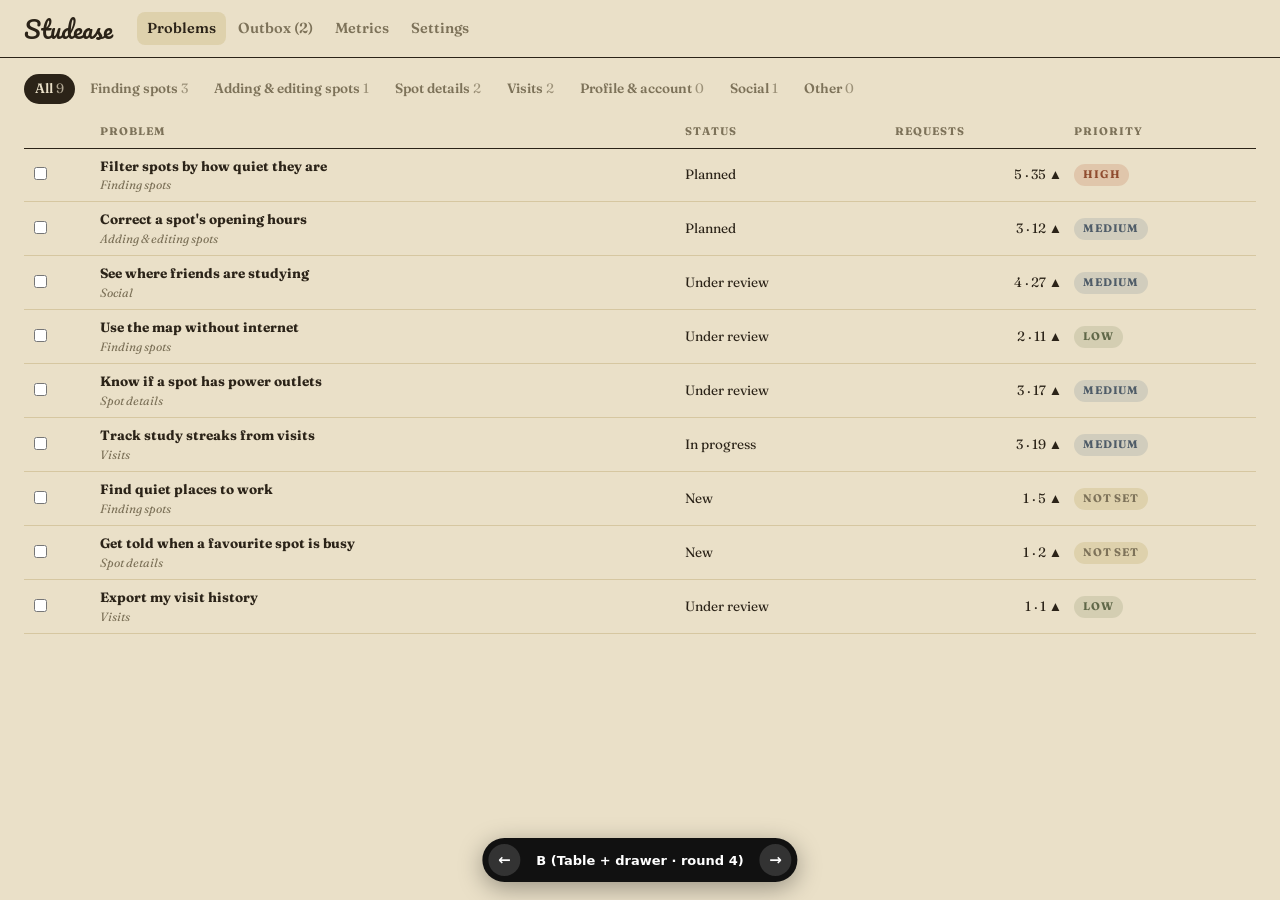
<file: prototypes/admin-workspace/index.html>
<!doctype html>
<!--
  PROTOTYPE, THROWAWAY. Wayfinder ticket "Prototype the /admin triage workspace".
  Question: how should the /admin triage workspace look and behave, in the Studease design system?
  Plan: three structurally different workspaces (A Triage queue, B Table + drawer, C Status board),
  switchable via ?variant=A|B|C, all on one throwaway page. Data is synthetic and in memory; nothing is saved.
  Run: python3 -m http.server 8124 -d prototypes/admin-workspace  ->  http://localhost:8124/?variant=B
  Round 4: Recommended Priority only in the Problem drawer, not the table (rows still ordered by it).
  Round 3: no charts, and no "new" pill: just the clean table (the user finds extra information overwhelming).
  Round 2: B (Table + drawer) is the user's pick. Ranked bars added on top; Settings holds AI call log, GitHub,
  Priority criteria (now read-only, set once, no versions) and Archive. A and C are kept, rejected, for reference.
  The variants share the same Problem data and the same merge/split behaviour (the behaviour is part of the question,
  so it is identical everywhere); they differ in layout, hierarchy and the main way in.
  AI results are canned: Generate brief, Suggest Solutions, re-scoring and the consistency check only pretend to call the AI.
  Prototype guess to react to: Variant A's "needs attention" rules (New Problems, Problems with new Feature Requests,
  a closed GitHub issue, an override missing) are NOT decided anywhere; they are here to be judged.
-->
<html lang="en">
<head>
<meta charset="utf-8">
<meta name="viewport" content="width=device-width, initial-scale=1">
<title>Studease Admin Prototype</title>
<link rel="preconnect" href="https://fonts.googleapis.com">
<link href="https://fonts.googleapis.com/css2?family=Fraunces:ital,opsz,wght@0,9..144,300..900;1,9..144,300..900&family=Pacifico&display=swap" rel="stylesheet">
<style>
:root{
  --bg:#EAE0C8; --field:#DED1AC; --card:#F2EAD6; --ink:#2B2318; --muted:#7D7259; --line:#D6C7A1;
  --terracotta:#BC6B47; --slate:#708090; --sage:#838C67; --focus:#D97A4E; --error:#9B4A2C;
  --s1:8px; --sm:12px; --md:16px; --lg:24px; --xl:40px;
  --micro:120ms; --short:220ms; --long:420ms;
  --ease-out:cubic-bezier(.16,1,.3,1); --ease-in:cubic-bezier(.7,0,.84,0); --ease-io:cubic-bezier(.65,0,.35,1);
}
*{box-sizing:border-box}
html,body{margin:0}
body{background:var(--bg);color:var(--ink);font-family:"Fraunces",Georgia,serif;font-size:14.5px;line-height:1.45;-webkit-font-smoothing:antialiased;padding-bottom:90px}
h1,h2,h3,h4{margin:0;font-weight:800;letter-spacing:-.01em}
p{margin:0}
button,input,select,textarea{font:inherit;color:inherit}
:focus-visible{outline:2px solid var(--focus);outline-offset:2px}
.wordmark{font-family:"Pacifico",cursive;font-size:24px;line-height:1}
.muted{color:var(--muted)}
.label{font-size:11.5px;font-weight:700;letter-spacing:1.1px;text-transform:uppercase;color:var(--muted)}
.caption{font-size:12px;color:var(--muted)}
.sketch{display:block;background:var(--muted);-webkit-mask:var(--src) center/contain no-repeat;mask:var(--src) center/contain no-repeat}
.sk-books{--src:url(illustrations/coffeeOnBooks.png)}
.sk-cup{--src:url(illustrations/coffeeWithSteam.png)}
.sk-table{--src:url(illustrations/coffeeTable.png)}
.sk-cat{--src:url(illustrations/confusedCat.png)}

/* shared atoms */
.pill{display:inline-flex;align-items:center;gap:5px;padding:3px 9px;border-radius:999px;font-size:11px;font-weight:700;letter-spacing:.8px;text-transform:uppercase;background:var(--field);color:var(--muted);white-space:nowrap}
.pill.High{background:color-mix(in srgb,var(--terracotta) 22%,transparent);color:#8f4c2f}
.pill.Medium{background:color-mix(in srgb,var(--slate) 20%,transparent);color:#4f5c68}
.pill.Low{background:color-mix(in srgb,var(--sage) 22%,transparent);color:#5f6748}
.pill.ai::before{content:"✦";font-size:10px}
.pill.warn{background:color-mix(in srgb,var(--error) 16%,transparent);color:var(--error)}
.cat{font-size:12px;color:var(--muted);font-style:italic}
.btn{border:0;border-radius:999px;padding:8px 15px;font-weight:700;cursor:pointer;background:var(--terracotta);color:#FBF5E8;transition:transform var(--micro) var(--ease-out),opacity var(--micro);white-space:nowrap}
.btn:active{transform:scale(.98)}
.btn:disabled{opacity:.45;cursor:not-allowed}
.btn.ghost{background:transparent;color:var(--ink);border:1.5px solid var(--ink);padding:6.5px 13.5px}
.btn.quiet{background:var(--field);color:var(--ink)}
.btn.sm{padding:5px 11px;font-size:13px}
.btn.ghost.sm{padding:3.5px 9.5px}
.link{background:none;border:0;padding:0;cursor:pointer;color:var(--ink);font-weight:600;text-decoration:underline;text-decoration-color:var(--terracotta);text-underline-offset:3px}
.tabs{display:flex;gap:4px;flex-wrap:wrap}
.tab{border:0;background:transparent;padding:5px 11px;border-radius:999px;cursor:pointer;color:var(--muted);font-weight:600;font-size:13.5px}
.tab:hover{color:var(--ink)}
.tab[aria-selected=true]{background:var(--ink);color:var(--bg)}
.tab .n{font-weight:400;opacity:.7;margin-left:3px}
select,input[type=text],textarea{background:var(--field);border:1.5px solid transparent;border-radius:10px;padding:6px 10px;outline:none}
select:focus,input:focus,textarea:focus{border-color:var(--ink)}
textarea{width:100%;min-height:70px;resize:vertical}
.box{background:var(--card);border-radius:16px;padding:var(--md)}
.stack{display:grid;gap:var(--md)}
.row{display:flex;gap:10px;align-items:center;flex-wrap:wrap}
.spread{display:flex;justify-content:space-between;align-items:center;gap:var(--sm);flex-wrap:wrap}
.empty{text-align:center;padding:var(--xl) var(--md);color:var(--muted)}
.empty .sketch{width:110px;height:110px;margin:0 auto var(--sm)}
.reveal{animation:rise var(--long) var(--ease-out) both}
@keyframes rise{from{opacity:0;transform:translateY(6px)}to{opacity:1;transform:none}}
@media (prefers-reduced-motion:reduce){*{animation:none!important;transition:none!important}}

/* detail building blocks (shared content, arranged differently per variant) */
.prio{display:grid;gap:10px}
.prio .levels{display:grid;grid-template-columns:1fr 1fr;gap:10px}
.prio .lv{background:var(--bg);border-radius:12px;padding:10px 12px}
.prio .lv b{font-size:20px;display:block}
.breakdown{width:100%;border-collapse:collapse;font-size:13px}
.breakdown td{padding:6px 4px;border-top:1px solid var(--line);vertical-align:top}
.breakdown td.r{white-space:nowrap;font-weight:700;width:1%}
.frs{display:grid;gap:0}
.fr{display:grid;grid-template-columns:22px 1fr auto;gap:10px;padding:10px 0;border-top:1px solid var(--line)}
.fr:first-child{border-top:0}
.fr h4{font-size:14.5px;font-weight:700}
.fr p{font-size:13.5px;color:var(--muted)}
.fr .why{font-size:12.5px;margin-top:4px}
.fr .why::before{content:"✦ Why it's here: ";font-weight:700;color:var(--terracotta)}
.fr .ups{font-weight:800;text-align:right;white-space:nowrap}
.fr.new h4::after{content:"new";margin-left:6px;font-size:10px;letter-spacing:.8px;text-transform:uppercase;background:var(--terracotta);color:#FBF5E8;border-radius:999px;padding:1px 6px;vertical-align:2px}
.splitbar{display:flex;gap:8px;align-items:center;flex-wrap:wrap;background:var(--ink);color:var(--bg);border-radius:12px;padding:8px 12px;margin-top:8px}
.splitbar select{background:#463b2c;color:var(--bg)}
.brief h4{font-size:13px;margin-top:10px}
.brief p,.brief li{font-size:13.5px}
.brief ul{margin:4px 0 0;padding-left:18px}
.cite{display:inline-flex;border:1px solid var(--line);border-radius:999px;padding:0 7px;font-size:11px;font-weight:700;margin-left:4px;cursor:help;background:var(--bg)}
.cite.bad{border-color:var(--error);color:var(--error)}
.notice{border-radius:12px;padding:8px 12px;font-size:13px;background:color-mix(in srgb,var(--terracotta) 14%,transparent)}
.notice.err{background:color-mix(in srgb,var(--error) 14%,transparent);color:var(--error)}
.sol{border-top:1px solid var(--line);padding-top:8px;margin-top:8px}
.sol b{display:block}
.ghline{display:flex;gap:8px;align-items:center;flex-wrap:wrap}

/* secondary screens */
.tbl{width:100%;border-collapse:collapse;font-size:13.5px}
.tbl th{text-align:left;font-size:11px;letter-spacing:1px;text-transform:uppercase;color:var(--muted);padding:8px 6px;border-bottom:1.5px solid var(--ink)}
.tbl td{padding:9px 6px;border-bottom:1px solid var(--line);vertical-align:middle}
.metric{display:grid;gap:6px}
.metric .big{font-size:40px;font-weight:800;line-height:1}
.metric .bar{height:8px;border-radius:9px;background:var(--field);position:relative;overflow:hidden}
.metric .bar i{position:absolute;inset:0 auto 0 0;background:var(--sage);border-radius:9px}
.metric .bar s{position:absolute;top:-2px;bottom:-2px;width:2px;background:var(--ink)}
.mail{white-space:pre-wrap;font-size:13.5px;background:var(--bg);border-radius:10px;padding:10px 12px}

/* modal + toast */
.scrim{position:fixed;inset:0;background:color-mix(in srgb,var(--ink) 40%,transparent);z-index:40;display:grid;place-items:center;padding:var(--md)}
.modal{background:var(--bg);border-radius:20px;padding:var(--lg);width:min(540px,100%);max-height:88vh;overflow:auto;display:grid;gap:var(--md)}
.modal ul{margin:0;padding-left:18px}
.opt{display:flex;gap:10px;align-items:flex-start;padding:8px 10px;border-radius:10px;background:var(--card);cursor:pointer}
#toast{position:fixed;left:50%;top:16px;transform:translateX(-50%);background:var(--ink);color:var(--bg);padding:9px 16px;border-radius:999px;font-size:13.5px;z-index:60;opacity:0;transition:opacity var(--short)}
#toast.show{opacity:1}

/* ---------- Variant A: Triage queue (left rail, one Problem in focus) ---------- */
.A{display:grid;grid-template-columns:210px minmax(0,1fr);min-height:100vh}
.A .rail{background:var(--field);padding:var(--lg) var(--md);display:flex;flex-direction:column;gap:4px;position:sticky;top:0;height:100vh}
.A .rail .wordmark{margin-bottom:2px}
.A .rail .caption{margin-bottom:var(--lg)}
.A .rail button{text-align:left;border:0;background:none;padding:8px 10px;border-radius:10px;cursor:pointer;color:var(--muted);display:flex;justify-content:space-between;font-weight:600}
.A .rail button[aria-current=true]{background:var(--bg);color:var(--ink)}
.A .rail .sep{height:1px;background:var(--line);margin:10px 0}
.A .rail .badge{background:var(--terracotta);color:#FBF5E8;border-radius:999px;font-size:11px;padding:0 7px;line-height:18px}
.A main{padding:var(--lg) var(--xl);max-width:1100px}
.A .qhead{display:flex;justify-content:space-between;align-items:end;gap:var(--md);margin-bottom:var(--md);flex-wrap:wrap}
.A .qhead h1{font-size:28px}
.A .queue{display:grid;grid-template-columns:270px minmax(0,1fr);gap:var(--lg);align-items:start}
.A .qlist{display:grid;gap:6px;position:sticky;top:var(--lg)}
.A .qitem{text-align:left;border:0;background:var(--card);border-radius:12px;padding:10px 12px;cursor:pointer;display:grid;gap:3px;border-left:4px solid transparent}
.A .qitem[aria-current=true]{border-left-color:var(--terracotta);background:#FBF5E8}
.A .qitem b{font-size:14px}
.A .reason{font-size:12px;color:var(--terracotta);font-weight:700}
.A .focus{display:grid;gap:var(--md)}
.A .focus h2{font-size:26px}
.A .decide{display:grid;grid-template-columns:repeat(3,1fr);gap:var(--sm)}
.A .decide .box{display:grid;gap:8px;align-content:start}
.A .stepper{display:flex;justify-content:space-between;align-items:center}
.A .all{width:100%;border-collapse:collapse}
.A .all td{padding:9px 6px;border-bottom:1px solid var(--line)}
@media (max-width:900px){.A{grid-template-columns:1fr}.A .rail{position:static;height:auto;flex-direction:row;flex-wrap:wrap}.A .queue,.A .decide{grid-template-columns:1fr}.A main{padding:var(--md)}}

/* ---------- Variant B: Table + drawer (top nav, dense sortable table) ---------- */
.B header{display:flex;align-items:center;gap:var(--lg);padding:var(--sm) var(--lg);border-bottom:1.5px solid var(--ink);position:sticky;top:0;background:var(--bg);z-index:5;flex-wrap:wrap}
.B header nav{display:flex;gap:2px;flex-wrap:wrap}
.B header nav button{border:0;background:none;padding:6px 10px;border-radius:8px;cursor:pointer;color:var(--muted);font-weight:600}
.B header nav button[aria-current=true]{color:var(--ink);background:var(--field)}
.B main{padding:var(--md) var(--lg)}
.B .toolbar{display:flex;justify-content:space-between;align-items:center;gap:var(--md);margin-bottom:var(--sm);flex-wrap:wrap}
.B table.pt{width:100%;border-collapse:collapse;font-size:13.5px}
.B .pt th{text-align:left;font-size:11px;letter-spacing:1px;text-transform:uppercase;color:var(--muted);padding:8px 6px;border-bottom:1.5px solid var(--ink);cursor:pointer;white-space:nowrap}
.B .pt td{padding:8px 6px;border-bottom:1px solid var(--line);vertical-align:middle}
.B .pt tr.sel td{background:var(--card)}
.B .pt tr.open td{background:#FBF5E8}
.B .pt td.t{font-weight:700;cursor:pointer}
.B .pt td.num{text-align:right;font-variant-numeric:tabular-nums}
.B .mergebar{position:sticky;bottom:80px;display:flex;gap:10px;align-items:center;background:var(--ink);color:var(--bg);border-radius:999px;padding:6px 8px 6px 16px;width:max-content;margin:var(--md) auto 0}
.B .drawer{position:fixed;top:0;right:0;height:100vh;width:min(560px,100%);background:var(--bg);border-left:1.5px solid var(--ink);z-index:30;overflow:auto;padding:var(--lg);display:grid;gap:var(--md);align-content:start;box-shadow:-12px 0 32px rgba(43,35,24,.12);animation:slide var(--short) var(--ease-out)}
@keyframes slide{from{transform:translateX(30px);opacity:0}to{transform:none;opacity:1}}
.B .drawer h2{font-size:22px}
.B details summary{cursor:pointer;font-weight:700;padding:6px 0}
/* round 2: ranked bars (ordinal one-hue ramp, validated on the paper surface) */
:root{--lv-High:#6E3520;--lv-Medium:#A85C3B;--lv-Low:#C99272}
.B .top{display:grid;gap:10px;margin-bottom:var(--lg)}
.B .legend{display:flex;gap:14px;font-size:12px;color:var(--muted)}
.B .legend i{display:inline-block;width:10px;height:10px;border-radius:3px;margin-right:5px;vertical-align:-1px}
.B .bars{display:grid;grid-template-columns:minmax(140px,240px) minmax(0,1fr);row-gap:2px;column-gap:var(--sm);align-items:center}
.B .bars .name{font-size:13.5px;font-weight:600;text-align:right;white-space:nowrap;overflow:hidden;text-overflow:ellipsis;cursor:pointer}
.B .bars .track{position:relative;height:26px;display:flex;align-items:center;cursor:pointer}
.B .bars .track::before{content:"";position:absolute;inset:0 0 0 0;border-left:1.5px solid var(--ink)}
.B .bars .bar{height:18px;border-radius:0 4px 4px 0;transition:opacity var(--micro)}
.B .bars .val{margin-left:8px;font-size:12.5px;white-space:nowrap}
.B .bars .val b{font-weight:800}
.B .bars .row-h:hover .bar,.B .bars .row-h.hl .bar{opacity:.8}
.B .bars .row-h{display:contents}
.B .axis{grid-column:2;position:relative;height:18px;font-size:11px;color:var(--muted);border-top:1px solid var(--line)}
.B .axis span{position:absolute;top:2px;transform:translateX(-50%);white-space:nowrap}
.B .axis span:first-child{transform:none}
.B .pt td.t .cat{display:block;font-weight:400}
.B .subnav{display:flex;gap:4px;margin-bottom:var(--md);border-bottom:1px solid var(--line);padding-bottom:var(--sm)}
#tip{position:fixed;pointer-events:none;background:var(--ink);color:var(--bg);font-size:12.5px;padding:7px 10px;border-radius:10px;z-index:70;max-width:260px;display:none;line-height:1.35}

/* ---------- Variant C: Status board (columns by status, full-page Problem) ---------- */
.C{padding:var(--lg)}
.C header{display:flex;justify-content:space-between;align-items:center;gap:var(--md);margin-bottom:var(--md);flex-wrap:wrap}
.C header .left{display:flex;align-items:baseline;gap:var(--md)}
.C .menu{display:flex;gap:6px;flex-wrap:wrap}
.C .menu button{border:1.5px solid var(--line);background:var(--bg);border-radius:999px;padding:5px 12px;cursor:pointer;font-weight:600;font-size:13px;color:var(--muted)}
.C .menu button[aria-current=true]{border-color:var(--ink);color:var(--ink)}
.C .board{display:grid;grid-template-columns:repeat(4,minmax(220px,1fr));gap:var(--md);overflow-x:auto;padding-bottom:8px}
.C .col{background:var(--field);border-radius:18px;padding:var(--sm);display:grid;gap:8px;align-content:start;min-height:300px;border-top:4px solid var(--muted)}
.C .col.Planned{border-top-color:var(--slate)} .C .col.progress{border-top-color:var(--terracotta)} .C .col.review{border-top-color:var(--sage)}
.C .col.drop{outline:2px dashed var(--terracotta);outline-offset:-4px}
.C .col h3{font-size:15px;display:flex;justify-content:space-between;padding:4px 6px}
.C .card{background:var(--bg);border-radius:12px;padding:10px 12px;display:grid;gap:6px;cursor:grab;border:1.5px solid transparent;transition:transform var(--micro) var(--ease-out)}
.C .card:hover{transform:translateY(-2px)}
.C .card.target{border-color:var(--terracotta)}
.C .card b{font-size:14px}
.C .page{display:grid;grid-template-columns:minmax(0,1.3fr) minmax(300px,1fr);gap:var(--lg);align-items:start}
.C .page h1{font-size:30px}
.C .side{display:grid;gap:var(--md);position:sticky;top:var(--md)}
@media (max-width:900px){.C .page{grid-template-columns:1fr}.C .side{position:static}}

/* ---------- Prototype switcher (not part of the design) ---------- */
#switcher{position:fixed;left:50%;bottom:18px;transform:translateX(-50%);display:flex;align-items:center;gap:4px;background:#111;color:#fff;border-radius:999px;padding:6px;font:600 13px/1 system-ui,sans-serif;box-shadow:0 6px 24px rgba(0,0,0,.35);z-index:100}
#switcher button{background:#333;color:#fff;border:0;border-radius:999px;width:32px;height:32px;cursor:pointer;font-size:15px}
#switcher span{padding:0 12px;min-width:210px;text-align:center}
</style>
</head>
<body>
<div id="app"></div>
<div id="toast" role="status"></div>
<div id="tip" role="tooltip"></div>
<div id="switcher" aria-label="Prototype variant switcher">
  <button id="prev" aria-label="Previous variant">←</button>
  <span id="vlabel"></span>
  <button id="next" aria-label="Next variant">→</button>
</div>
<script>
// ================= synthetic data (in memory, PROTOTYPE) =================
const CATEGORIES = ["Finding spots","Adding & editing spots","Spot details","Visits","Profile & account","Social","Other"];
const STATUSES = ["New","Under review","Planned","In progress","Shipped","Won't do"];
const OPEN = ["New","Under review","Planned","In progress"];
const GOALS = ["Help students find new study spots","Make students come back","Grow the social side"];
const CRIT = {fit:["Strategic fit",30],reach:["Reach",30],pain:["Pain",25],ret:["Retention risk",15]};
const LEVEL_DESC = {
  pain:["Nice to have; the app works fine without it","Minor annoyance, easy workaround","Noticeable friction in a regular task; clumsy workaround","Makes a core task hard or unreliable","Blocks a core task, or makes the app unusable for some students"],
  fit:["Serves none of the goals","Touches a goal only indirectly","Clearly supports one goal in a small way","Directly advances one goal","Substantially advances a goal, or advances more than one"],
  ret:["No sign anyone would leave","Mild frustration, no talk of leaving","Says they use the app less or avoid a feature","Mentions switching to another app or tool","Says they've stopped using or uninstalled Studease"]
};
const P = (id,title,cat,status,ai,priority,extra={})=>({id,title,cat,status,ai,priority,overrideReason:"",brief:"none",gh:null,seenFrs:null,version:1,...extra});
let problems = [
  P("p1","Filter spots by how quiet they are","Finding spots","Planned",{fit:[4,"Directly helps students find a spot that suits studying (goal 1)."],pain:[4,"Several say they walk to a spot and leave because it's too loud."],ret:[3,"Two say they use the app less because results are 'useless for studying'."]},"High",{gh:{n:212,closed:false},brief:"fresh",seenFrs:["r1","r2","r3","r4"]}),
  P("p2","Know if a spot has power outlets","Spot details","Under review",{fit:[3,"Supports finding a usable spot (goal 1) in a small way."],pain:[3,"Laptop users mention clumsy workarounds like asking staff."],ret:[2,"Frustration, no talk of leaving."]},"Medium",{seenFrs:["r6","r7"]}),
  P("p3","See where friends are studying","Social","Under review",{fit:[5,"Advances the social goal and brings students back (goals 2 and 3)."],pain:[2,"Workaround is texting friends."],ret:[2,"No talk of leaving."]},"Medium",{seenFrs:["r9","r10","r11"]}),
  P("p4","Use the map without internet","Finding spots","Under review",{fit:[3,"Helps finding spots on campus with weak signal (goal 1)."],pain:[4,"Map is blank in basements and libraries with poor signal."],ret:[3,"One says they 'stopped bothering' in the library."]},"Low",{overrideReason:"Needs native offline storage; too big for this term.",seenFrs:["r13","r14"]}),
  P("p5","Correct a spot's opening hours","Adding & editing spots","Planned",{fit:[3,"Keeps spot data trustworthy, small support for goal 1."],pain:[4,"Students arrive at closed spots."],ret:[3,"Says they double-check on Google instead."]},"Medium",{seenFrs:["r15","r16"]}),
  P("p6","Track study streaks from visits","Visits","In progress",{fit:[4,"Directly gives students a reason to come back (goal 2)."],pain:[1,"Nice to have."],ret:[2,"No talk of leaving."]},"Medium",{gh:{n:198,closed:true},seenFrs:["r18","r19","r20"]}),
  P("p7","Find quiet places to work","Finding spots","New",{fit:[4,"Directly helps finding a spot to study (goal 1)."],pain:[3,"Friction when spots turn out loud."],ret:[2,"No talk of leaving."]},"",{seenFrs:[]}),
  P("p8","Get told when a favourite spot is busy","Spot details","New",{fit:[3,"Small support for finding a spot (goal 1)."],pain:[2,"Workaround is checking Google busy times."],ret:[1,"No sign anyone would leave."]},"",{seenFrs:[]}),
  P("p9","Export my visit history","Visits","Under review",{fit:[2,"Touches coming back only indirectly."],pain:[2,"Easy workaround: screenshots."],ret:[1,"No sign anyone would leave."]},"Low",{seenFrs:["r23"]}),
  P("p10","Sign in with Apple","Profile & account","Shipped",{fit:[2,"Indirect."],pain:[3,"Clumsy password reset."],ret:[3,"Avoids logging in again."]},"Medium",{closedAt:"2026-10-28",closedNote:"Shipped in 2.4"}),
  P("p11","Pay to reserve a seat","Finding spots","Won't do",{fit:[2,"Indirect."],pain:[2,"Minor."],ret:[1,"None."]},"Low",{closedAt:"2026-10-20",closedNote:"Spots aren't ours to sell; out of Studease's model."}),
];
const F = (id,pid,title,desc,email,ups,date,why,cat)=>({id,pid,title,desc,email,ups,date,why,cat:cat||problems.find(p=>p.id===pid).cat,firstPid:pid});
let frs = [
  F("r1","p1","Quiet filter","Let me filter for spots that are actually quiet, not just cafes.","ana@uni.edu",14,"Oct 12","Asks for the same noise filter as the Problem."),
  F("r2","p1","Show how loud a place is","A noise rating on each spot would save me walking there.","ben@uni.edu",9,"Oct 14","Same need: judge noise before going."),
  F("r3","p1","Silent study only","I need silent places for exam season.","chen@uni.edu",6,"Oct 20","Wants only silent spots, a narrower version of the same need."),
  F("r4","p1","Noise level tags","Tag spots as quiet / chatty / loud.","dee@uni.edu",4,"Oct 22","Tags are one way to the same noise filter."),
  F("r5","p1","Too loud results","Half the spots in my search are bars. Useless for studying.","eli@uni.edu",2,"Nov 4","Complains that results are too loud to study in.","Other"),
  F("r6","p2","Plugs?","Does the spot have plugs? My laptop dies.","fay@uni.edu",11,"Oct 9","Asks whether a spot has power."),
  F("r7","p2","Outlet info on spot page","Please show number of outlets.","gus@uni.edu",5,"Oct 18","Same: power outlets on the spot page."),
  F("r8","p2","Charging spots","Mark spots where I can charge my phone.","hal@uni.edu",1,"Nov 3","Charging needs power outlets."),
  F("r9","p3","Friends map","Show where my friends are studying right now.","ivy@uni.edu",13,"Oct 5","Wants to see friends' current spots."),
  F("r10","p3","Study together","Invite a friend to the spot I'm at.","jon@uni.edu",7,"Oct 11","Studying together means knowing where friends are."),
  F("r11","p3","Follow friends' spots","See the spots my friends save.","kai@uni.edu",4,"Oct 16","Close: friends' spots."),
  F("r12","p3","Share my spot on Instagram","Button to post my study spot to my story.","lia@uni.edu",3,"Nov 2","Sharing a spot is social, like the rest."),
  F("r13","p4","Offline map","Library basement has no signal and the map is blank.","max@uni.edu",8,"Oct 7","Needs the map without a connection."),
  F("r14","p4","Download campus","Let me download my campus area.","nia@uni.edu",3,"Oct 19","Downloading an area is offline use."),
  F("r15","p5","Wrong hours","The cafe on King St closes at 5 not 9.","oli@uni.edu",6,"Oct 10","Reports wrong opening hours."),
  F("r16","p5","Edit opening times","Let regulars fix opening times.","pam@uni.edu",4,"Oct 21","Same: correcting hours."),
  F("r17","p5","Holiday hours","Spots should show holiday closures.","quin@uni.edu",2,"Nov 5","Holiday closures are opening-hours data."),
  F("r18","p6","Streaks","A streak for days I check in to a spot.","raj@uni.edu",10,"Oct 3","Asks for streaks from visits."),
  F("r19","p6","Study time","Count how long I studied each week.","sam@uni.edu",6,"Oct 13","Time tracking from visits."),
  F("r20","p6","Weekly recap","A weekly summary of my visits.","tia@uni.edu",3,"Oct 25","A recap of visits, close to streaks."),
  F("r21","p7","Places to focus","Somewhere I can focus, away from groups.","uma@uni.edu",5,"Nov 4","No existing Problem was close enough; new Problem."),
  F("r22","p8","Busy alert","Ping me when my favourite library gets busy.","vic@uni.edu",2,"Nov 5","No existing Problem was close enough; new Problem."),
  F("r23","p9","CSV of visits","Export visits as a spreadsheet.","wes@uni.edu",1,"Oct 30","Asks to export visits."),
  F("r24","p10","Apple login","Sign in with my Apple ID.","xan@uni.edu",12,"Sep 20","Asks for Apple sign-in."),
  F("r25","p10","Face ID login","Log in without typing a password.","yas@uni.edu",5,"Sep 28","Passwordless sign-in, met by Apple sign-in."),
  F("r26","p11","Book a seat","Pay a small fee to reserve a library seat.","zoe@uni.edu",3,"Oct 1","Asks to reserve seats."),
];
let outbox = [
  {id:"o1",pid:"p10",to:"xan@uni.edu",fr:"r24",state:"draft",text:"Hi! You asked to sign in with your Apple ID. That's now in Studease 2.4: update the app and choose \"Continue with Apple\" on the sign-in screen. Thanks for the idea.\n\nThe Studease team"},
  {id:"o2",pid:"p10",to:"yas@uni.edu",fr:"r25",state:"draft",text:"Hi! You asked to log in without typing a password. Studease 2.4 adds \"Continue with Apple\", which uses Face ID on your phone. Thanks for asking.\n\nThe Studease team"},
];
let log = [
  ["Nov 5 14:02","Embedding","text-embedding-3-small","r22","OK","38 ms","$0.000002"],
  ["Nov 5 14:02","Matching","gpt-6-luna","r22 → new Problem p8","OK","1.4 s","$0.0002"],
  ["Nov 5 14:02","Priority scoring","gpt-6-luna","p8","OK","1.9 s","$0.0003"],
  ["Nov 5 09:40","Matching","gpt-6-luna","r17 → p5","OK","1.2 s","$0.0002"],
  ["Nov 4 18:11","Decision Brief","gpt-6.1-sol","p1","Citation check: 1 quote not found","7.8 s","$0.011"],
  ["Nov 4 18:09","Matching","gpt-6-luna","r5 → p1","OK","1.3 s","$0.0002"],
  ["Nov 4 11:30","Suggest Solutions","gpt-6.1-sol","p6","OK","12.1 s","$0.024"],
  ["Nov 3 16:20","Requester update","gpt-6-luna","o1, o2","OK","2.2 s","$0.0004"],
];
let criteriaVersion = 1, lastCheck = {when:"Nov 5 10:15",pct:91,changed:["p9 (Low → Medium)"]};

// ================= derived =================
const $ = s=>document.querySelector(s);
const esc = s=>String(s).replace(/[&<>"']/g,c=>({"&":"&amp;","<":"&lt;",">":"&gt;",'"':"&quot;","'":"&#39;"}[c]));
const prob = id=>problems.find(p=>p.id===id);
const frsOf = id=>frs.filter(f=>f.pid===id);
const ups = id=>frsOf(id).reduce((a,f)=>a+f.ups,0);
function reachRating(id){const pts=frsOf(id).length*3+ups(id);return [pts<3?1:pts<10?2:pts<20?3:pts<40?4:5,pts];}
function rec(p){
  const r={fit:p.ai.fit[0],pain:p.ai.pain[0],ret:p.ai.ret[0],reach:reachRating(p.id)[0]};
  const score=Math.round(Object.entries(CRIT).reduce((a,[k,[,w]])=>a+w*(r[k]-1)/4,0));
  return {score,level:score>=70?"High":score>=40?"Medium":"Low",r};
}
const isOpen = p=>OPEN.includes(p.status);
const newFrs = p=>p.seenFrs?frsOf(p.id).filter(f=>!p.seenFrs.includes(f.id)):[];
function attention(p){ // PROTOTYPE GUESS: the queue's rules are not decided
  const why=[];
  if(p.status==="New") why.push("New Problem from the AI");
  const n=newFrs(p).length; if(n&&p.status!=="New") why.push(`${n} new Feature Request${n>1?"s":""}`);
  if(p.gh&&p.gh.closed&&p.status!=="Shipped") why.push(`GitHub #${p.gh.n} closed: mark Shipped?`);
  if(p.priority&&p.priority!==rec(p).level&&!p.overrideReason) why.push("Priority differs from recommended: reason needed");
  if(!p.priority&&p.status!=="New") why.push("No Priority set");
  return why;
}
const queue = ()=>problems.filter(p=>isOpen(p)&&attention(p).length);

// ================= ui state =================
const ui = {view:"problems",pid:null,tab:"All",sel:new Set(),frSel:new Set(),modal:null,sort:"rec",showBreak:false,boardMode:"board",solutions:{},drag:null};
function toast(m){const t=$("#toast");t.textContent=m;t.classList.add("show");clearTimeout(toast.t);toast.t=setTimeout(()=>t.classList.remove("show"),2600);}

// ================= shared building blocks =================
const catTabs = (list)=>`<div class="tabs" role="tablist">${["All",...CATEGORIES].map(c=>`<button class="tab" role="tab" data-act="tab" data-v="${esc(c)}" aria-selected="${ui.tab===c}">${esc(c)}<span class="n">${c==="All"?list.length:list.filter(p=>p.cat===c).length}</span></button>`).join("")}</div>`;
const byTab = list=>ui.tab==="All"?list:list.filter(p=>p.cat===ui.tab);
const prioPill = p=>p.priority?`<span class="pill ${p.priority}">${p.priority}</span>`:`<span class="pill">Not set</span>`;
const recPill = p=>{const r=rec(p);return `<span class="pill ai ${r.level}" title="Recommended Priority ${r.score}/100">${r.level} · ${r.score}</span>`;};
const statusSel = p=>`<select data-act="status" data-id="${p.id}" aria-label="Status">${STATUSES.map(s=>`<option ${s===p.status?"selected":""}>${esc(s)}</option>`).join("")}</select>`;
const catSel = p=>`<select data-act="cat" data-id="${p.id}" aria-label="Category">${CATEGORIES.map(c=>`<option ${c===p.cat?"selected":""}>${esc(c)}</option>`).join("")}</select>`;

function priorityBlock(p,{compact=false}={}){
  const r=rec(p), diff=p.priority&&p.priority!==r.level;
  return `<div class="prio">
    <div class="levels">
      <div class="lv"><span class="label">✦ Recommended</span><b>${r.level} <span class="caption">${r.score}/100</span></b></div>
      <div class="lv"><span class="label">Priority (yours)</span>
        <div class="row" style="margin-top:4px">${["High","Medium","Low"].map(l=>`<button class="btn sm ${p.priority===l?"":"ghost"}" data-act="prio" data-id="${p.id}" data-v="${l}">${l}</button>`).join("")}</div></div>
    </div>
    ${diff?`<label class="stack" style="gap:4px"><span class="caption">Your Priority differs from the recommendation. One-line reason (goes in the decision log):</span>
      <input type="text" data-act="reason" data-id="${p.id}" value="${esc(p.overrideReason)}" placeholder="Why ${esc(p.priority)} rather than ${r.level}?">${p.overrideReason?"":`<span class="caption" style="color:var(--error)">Required before the Priority is saved.</span>`}</label>`:""}
    <button class="link" data-act="break" style="justify-self:start;font-size:13px">${ui.showBreak?"Hide":"Show"} how the score was worked out</button>
    ${ui.showBreak?`<table class="breakdown">${Object.entries(CRIT).map(([k,[name,w]])=>{
      const rt=r.r[k]; const why=k==="reach"?`Code: ${frsOf(p.id).length} Feature Requests × 3 + ${ups(p.id)} Upvotes = ${reachRating(p.id)[1]} points.`:p.ai[k][1];
      return `<tr><td class="r">${esc(name)} ${rt}/5</td><td>${esc(why)}<div class="caption">weight ${w} → ${Math.round(w*(rt-1)/4)} pts${k!=="reach"?" · rated by gpt-6-luna":""}</div></td></tr>`;}).join("")}</table>`:""}
  </div>`;
}
function frList(p){
  const list=frsOf(p.id), others=problems.filter(q=>q.id!==p.id&&isOpen(q));
  const selN=list.filter(f=>ui.frSel.has(f.id)).length;
  return `<div class="frs">${list.map(f=>`<div class="fr ${p.seenFrs&&!p.seenFrs.includes(f.id)&&p.status!=="New"?"new":""}">
      <input type="checkbox" data-act="frsel" data-id="${f.id}" ${ui.frSel.has(f.id)?"checked":""} aria-label="Select ${esc(f.title)}">
      <div><h4>${esc(f.title)}</h4><p>${esc(f.desc)}</p>
        <div class="caption">${esc(f.email)} · ${esc(f.date)} · Requester picked: ${esc(f.cat)}</div>
        <div class="why">${esc(f.why)}</div></div>
      <div class="ups">▲ ${f.ups}</div></div>`).join("")}</div>
    ${selN?`<div class="splitbar"><b>${selN} selected</b><span>Move to</span>
      <select id="moveTo"><option value="__new">A new Problem</option>${others.map(q=>`<option value="${q.id}">${esc(q.title)}</option>`).join("")}</select>
      <button class="btn sm" data-act="move" data-id="${p.id}">Move</button><button class="btn sm quiet" data-act="frclear">Cancel</button></div>`
      :`<p class="caption" style="margin-top:6px">Tick Feature Requests to split them into a new Problem or move them to another one.</p>`}`;
}
function briefBlock(p){
  if(p.brief==="none") return `<div class="row"><button class="btn" data-act="brief" data-id="${p.id}">✦ Generate Decision Brief</button><span class="caption">gpt-6.1-sol · about $0.01 · reads all ${frsOf(p.id).length} Feature Requests</span></div>`;
  if(p.brief==="loading") return `<p class="muted">✦ Writing the brief from ${frsOf(p.id).length} Feature Requests…</p>`;
  const fr=frsOf(p.id), c=(i)=>fr[i]?`<span class="cite" title="${esc(fr[i].title)}: “${esc(fr[i].desc)}”">${fr[i].id}</span>`:"";
  return `<div class="brief stack" style="gap:6px">
    ${p.brief==="stale"?`<div class="notice">Out of date: its Feature Requests changed since this brief was written. <button class="link" data-act="brief" data-id="${p.id}">Regenerate</button></div>`:""}
    <div class="spread"><span class="caption">Generated Nov 4 · ${fr.length} Feature Requests · recommends no decision</span><button class="btn sm ghost" data-act="brief" data-id="${p.id}">Regenerate</button></div>
    <h4>The underlying need</h4><p>Students want to judge, before they go, whether a place suits studying.${c(0)}${c(1)}</p>
    <h4>Who's asking</h4><p>${fr.length} Requesters, ${ups(p.id)} Upvotes, mostly in the last month; exam-season timing comes up.${c(2)}</p>
    <h4>What they ask for</h4><ul>${fr.slice(0,3).map((f,i)=>`<li>${esc(f.title)}${c(i)}</li>`).join("")}</ul>
    <h4>How much it hurts</h4><p>Walking to a spot and leaving is the repeated story: “${esc(fr[1]?fr[1].desc:"")}”${c(1)}</p>
    <h4>Open questions</h4><ul><li>Would crowd-sourced ratings be trusted? <span class="cite bad" title="The quote 'ratings from other students' was not found in any Feature Request">unverified</span></li><li>Is "quiet" one thing, or silent vs low chatter?${c(2)}</li></ul>
    <div class="notice err">1 citation failed the check: the quoted words aren't in the cited Feature Request. Shown, but marked.</div>
  </div>`;
}
function solutionsBlock(p){
  const s=ui.solutions[p.id];
  if(!s) return `<button class="btn quiet" data-act="sol" data-id="${p.id}">✦ Suggest Solutions</button> <span class="caption">reads Dustrunner369/studease (file tree, open issues/PRs)</span>`;
  if(s==="loading") return `<p class="muted">✦ Picking files, then writing options…</p>`;
  return `<div><span class="label">✦ Solution options (written only)</span>
    <div class="sol"><b>1. Noise tag on spot reviews</b><span class="caption">Touches backend/Models/Spot.cs, app-frontend/mobile/lib/spots/spot_detail.dart. Small.</span></div>
    <div class="sol"><b>2. "Quiet now" filter from recent check-ins</b><span class="caption">Builds on visits; needs a check-in prompt. Medium. Related open PR #231.</span></div>
    <div class="sol"><b>3. Import library quiet-zone data</b><span class="caption">Per-campus data entry. Large.</span></div></div>`;
}
function ghBlock(p){
  if(!p.gh) return `<button class="btn ghost sm" data-act="gh" data-id="${p.id}">Create GitHub issue</button>`;
  return `<div class="ghline"><span>GitHub <b>#${p.gh.n}</b> ${p.gh.closed?"closed":"open"}</span>${p.gh.closed&&p.status!=="Shipped"?`<span class="notice">Issue closed. Mark Shipped? <button class="link" data-act="ship" data-id="${p.id}">Mark Shipped</button></span>`:""}</div>`;
}
function headerControls(p){
  return `<div class="row"><label class="row" style="gap:6px"><span class="label">Status</span>${statusSel(p)}</label><label class="row" style="gap:6px"><span class="label">Category</span>${catSel(p)}</label>
    <button class="btn sm ghost" data-act="rename" data-id="${p.id}">Rename</button><button class="btn sm ghost" data-act="mergeWith" data-id="${p.id}">Merge with…</button></div>`;
}

// ================= secondary screens (shared content) =================
function outboxView(){
  const items=outbox.filter(o=>o.state!=="discarded");
  return `<div class="stack"><div><h2>Outbox</h2><p class="muted">Updates go to Requesters only when their Problem ships. The AI drafts them; nothing leaves until you approve. (Demo: approved mail stays here; there is no real email.)</p></div>
  ${items.length?items.map(o=>`<div class="box stack" style="gap:8px"><div class="spread"><span><b>To ${esc(o.to)}</b> <span class="caption">about “${esc(frs.find(f=>f.id===o.fr).title)}” · ${esc(prob(o.pid).title)}</span></span>${o.state==="approved"?`<span class="pill Low">Approved</span>`:`<span class="pill ai">AI draft</span>`}</div>
    ${o.state==="editing"?`<textarea data-act="mailedit" data-id="${o.id}">${esc(o.text)}</textarea>`:`<div class="mail">${esc(o.text)}</div>`}
    ${o.state==="approved"?"":`<div class="row"><button class="btn sm" data-act="approve" data-id="${o.id}">Approve</button><button class="btn sm ghost" data-act="editmail" data-id="${o.id}">${o.state==="editing"?"Done editing":"Edit"}</button><button class="btn sm quiet" data-act="discard" data-id="${o.id}">Discard</button></div>`}</div>`).join(""):`<div class="empty"><span class="sketch sk-cup"></span>Nothing waiting to go out.</div>`}</div>`;
}
const logView = ()=>`<div class="stack"><div><h2>AI call log</h2><p class="muted">Every AI call, with its model, cost and result. (The field list gets revisited in the build.)</p></div>
  <table class="tbl"><thead><tr><th>When</th><th>Step</th><th>Model</th><th>On</th><th>Result</th><th>Time</th><th>Cost</th></tr></thead><tbody>${log.map(l=>`<tr>${l.map((c,i)=>`<td>${i===4&&c!=="OK"?`<span class="pill warn">${esc(c)}</span>`:esc(c)}</td>`).join("")}</tr>`).join("")}</tbody></table></div>`;
const ghView = ()=>`<div class="stack" style="max-width:620px"><div><h2>GitHub</h2><p class="muted">One connected repo. Suggest Solutions reads it; "Create GitHub issue" writes to it. Linked issues are checked when /admin loads.</p></div>
  <div class="box stack" style="gap:8px"><div class="spread"><b>Dustrunner369/studease</b><span class="pill Low">Connected</span></div><span class="caption">Fine-grained token (server secret), issues: read & write, contents: read · saved repo name on connect · last checked Nov 6 09:12</span>
  <div class="row"><button class="btn sm ghost" data-act="noop">Replace token</button><button class="btn sm quiet" data-act="noop">Disconnect</button></div></div></div>`;
function criteriaView(){ // round 2: set once in a config file, read-only here, no versions
  return `<div class="stack" style="max-width:860px"><div><h2>Priority Criteria</h2><p class="muted">Set once in the repo's config file and left alone; shown here so you can see how every Recommended Priority is worked out. Read-only.</p></div>
  <div class="box"><span class="label">Studease product goals (for Strategic fit)</span><ol style="margin:6px 0 0">${GOALS.map(g=>`<li>${esc(g)}</li>`).join("")}</ol></div>
  <div class="box"><table class="tbl"><thead><tr><th>Criterion</th><th>Weight</th><th>Rated by</th></tr></thead><tbody>${Object.values(CRIT).map(([n,w])=>`<tr><td>${n}</td><td>${w}</td><td>${n==="Reach"?"Code: Feature Requests × 3 + Upvotes, bands &lt;3 / 3–9 / 10–19 / 20–39 / 40+":"AI, 1–5 + reason"}</td></tr>`).join("")}</tbody></table>
  <p class="caption" style="margin-top:8px">Score = Σ weight × (rating − 1) / 4, so 0–100. Levels: High ≥ 70, Medium 40–69, Low &lt; 40.</p></div>
  <div class="box"><table class="tbl"><thead><tr><th></th><th>Pain</th><th>Strategic fit</th><th>Retention risk</th></tr></thead><tbody>${[0,1,2,3,4].map(i=>`<tr><td><b>${i+1}</b></td><td>${LEVEL_DESC.pain[i]}</td><td>${LEVEL_DESC.fit[i]}</td><td>${LEVEL_DESC.ret[i]}</td></tr>`).join("")}</tbody></table></div></div>`;
}
const archiveView = ()=>{const a=problems.filter(p=>!isOpen(p));return `<div class="stack"><div><h2>Archive</h2><p class="muted">Problems closed as Shipped or Won't do. Their Recommended Priority is frozen at closing.</p></div>
  <table class="tbl"><thead><tr><th>Problem</th><th>Closed as</th><th>When</th><th>Recommended (frozen)</th><th>Priority</th><th>Note</th></tr></thead><tbody>${a.map(p=>`<tr><td><b>${esc(p.title)}</b><div class="caption">${frsOf(p.id).length} Feature Requests · ${ups(p.id)} Upvotes</div></td><td>${esc(p.status)}</td><td>${esc(p.closedAt||"today")}</td><td>${recPill(p)}</td><td>${prioPill(p)}</td><td class="caption">${esc(p.closedNote||"")}</td></tr>`).join("")}</tbody></table></div>`;};
function metricsView(){
  const m=(name,val,target,note)=>`<div class="box metric"><span class="label">${name}</span><span class="big">${val}%</span><div class="bar"><i style="width:${val}%"></i><s style="left:${target}%"></s></div><span class="caption">Target ≥ ${target}% · ${note}</span></div>`;
  return `<div class="stack" style="max-width:900px"><div><h2>Metrics</h2><p class="muted">Measured on the seed backlog, scoring the AI's first answer against the answer key. Manual fixes don't change these numbers.</p></div>
  <div style="display:grid;grid-template-columns:repeat(3,1fr);gap:var(--md)">
    ${m("Duplicate catch",93,90,"136 of 146 seed duplicates matched to the intended Problem")}
    ${m("Grouping accuracy",87,85,"131 of 150 requests in the intended Problem")}
    ${ui.checking?`<div class="box metric"><span class="label">Priority consistency</span><p class="muted">✦ Re-scoring every Problem 3 times…</p></div>`:m("Priority consistency",lastCheck.pct,90,`last run ${lastCheck.when}; changed: ${lastCheck.changed.join(", ")||"none"}`)}
  </div><div class="row"><button class="btn" data-act="check" ${ui.checking?"disabled":""}>✦ Run consistency check</button><span class="caption">Re-scores each open Problem 3× with gpt-6-luna · about $0.03</span></div></div>`;
}
const SECONDARY = {outbox:["Outbox",outboxView],log:["AI call log",logView],github:["GitHub",ghView],criteria:["Priority criteria",criteriaView],archive:["Archive",archiveView],metrics:["Metrics",metricsView]};
const draftCount = ()=>outbox.filter(o=>o.state==="draft"||o.state==="editing").length;

// ================= modal (merge / rename) =================
function modalView(){
  const m=ui.modal; if(!m) return "";
  if(m.type==="rename"){const p=prob(m.id);return `<div class="scrim" data-act="close"><div class="modal" data-stop><h3>Rename Problem</h3><input type="text" id="renameInput" value="${esc(p.title)}"><p class="caption">Requesters never see Problem titles, so this is for the team only.</p><div class="row"><button class="btn" data-act="doRename" data-id="${p.id}">Save</button><button class="btn quiet" data-act="close">Cancel</button></div></div></div>`;}
  if(m.type==="pick"){const p=prob(m.id);const others=problems.filter(q=>q.id!==p.id&&isOpen(q));
    return `<div class="scrim" data-act="close"><div class="modal" data-stop><h3>Merge “${esc(p.title)}” with…</h3>${others.map(q=>`<label class="opt"><input type="radio" name="mpick" value="${q.id}"><span><b>${esc(q.title)}</b><br><span class="caption">${esc(q.cat)} · ${frsOf(q.id).length} Feature Requests · ${ups(q.id)} Upvotes</span></span></label>`).join("")}
    <div class="row"><button class="btn" data-act="pickNext" data-id="${p.id}">Next</button><button class="btn quiet" data-act="close">Cancel</button></div></div></div>`;}
  if(m.type==="merge"){const ps=m.ids.map(prob), all=ps.flatMap(p=>frsOf(p.id)), ghs=ps.filter(p=>p.gh);
    return `<div class="scrim" data-act="close"><div class="modal" data-stop><h3>Merge ${ps.length} Problems</h3>
      <div class="stack" style="gap:6px"><span class="label">Keep which title, category, status and Priority?</span>${ps.map((p,i)=>`<label class="opt"><input type="radio" name="keep" value="${p.id}" ${i===0?"checked":""}><span><b>${esc(p.title)}</b><br><span class="caption">${esc(p.cat)} · ${esc(p.status)} · Priority ${p.priority||"not set"}</span></span></label>`).join("")}</div>
      <div><span class="label">What happens</span><ul>
        <li>All ${all.length} Feature Requests and their ${all.reduce((a,f)=>a+f.ups,0)} Upvotes move to the kept Problem. Requesters notice nothing except more Related requests.</li>
        <li>The other Problem${ps.length>2?"s are":" is"} removed (logged in the decision log, not the Archive).</li>
        <li>Reach is recounted and the AI re-scores Pain, Strategic fit and Retention risk.</li>
        <li>Any Decision Brief becomes out of date.</li>
        ${ghs.length>1?`<li style="color:var(--error)">Both have GitHub issues (${ghs.map(p=>"#"+p.gh.n).join(", ")}): the kept one stays linked; close the other by hand.</li>`:ghs.length?`<li>GitHub #${ghs[0].gh.n} stays linked to the kept Problem.</li>`:""}
        <li>Each Feature Request's first AI-given Problem is kept, so the metrics still score the AI's first answer.</li></ul></div>
      <div class="row"><button class="btn" data-act="doMerge">Merge</button><button class="btn quiet" data-act="close">Cancel</button></div></div></div>`;}
  return "";
}

// ================= Variant A: Triage queue =================
function A(){
  const nav=[["problems","Triage queue",queue().length],["all","All Problems",""],...Object.entries(SECONDARY).map(([k,[n]])=>[k,n,k==="outbox"?draftCount():""])];
  const rail=`<aside class="rail"><span class="wordmark">Studease</span><span class="caption">Feature Intelligence · admin</span>
    ${nav.map(([k,n,b],i)=>`${i===2?'<div class="sep"></div>':""}<button data-act="view" data-v="${k}" aria-current="${ui.view===k}"><span>${n}</span>${b?`<span class="badge">${b}</span>`:""}</button>`).join("")}</aside>`;
  let body;
  if(SECONDARY[ui.view]) body=SECONDARY[ui.view][1]();
  else if(ui.view==="all"&&!ui.pid){const list=byTab(problems.filter(isOpen)).sort((a,b)=>rec(b).score-rec(a).score);
    body=`<div class="qhead"><h1>All open Problems</h1></div>${catTabs(problems.filter(isOpen))}<table class="all" style="margin-top:var(--sm)">${list.map(p=>`<tr><td><button class="link" data-act="open" data-id="${p.id}">${esc(p.title)}</button><div class="cat">${esc(p.cat)} · ${esc(p.status)}</div></td><td>${frsOf(p.id).length} FRs · ${ups(p.id)} ▲</td><td>${recPill(p)}</td><td>${prioPill(p)}</td></tr>`).join("")}</table>`;}
  else{
    const q=byTab(queue()); const pool=ui.view==="all"?problems:q;
    let cur=ui.pid&&prob(ui.pid)?prob(ui.pid):q[0];
    if(!cur) body=`<div class="qhead"><h1>Triage queue</h1></div>${catTabs(queue())}<div class="empty"><span class="sketch sk-table"></span>Nothing needs you right now.<br><button class="link" data-act="view" data-v="all">See all Problems</button></div>`;
    else{
      const idx=q.indexOf(cur), why=attention(cur);
      body=`<div class="qhead"><div><h1>${ui.view==="all"?"Problem":"Triage queue"}</h1><p class="muted">${ui.view==="all"?`<button class="link" data-act="view" data-v="all">← All Problems</button>`:`${queue().length} Problems need a decision. Work top to bottom.`}</p></div></div>
      ${ui.view==="all"?"":catTabs(queue())}
      <div class="queue" style="margin-top:var(--md)">
        ${ui.view==="all"?"<div></div>":`<div class="qlist">${q.map(p=>`<button class="qitem" data-act="focus" data-id="${p.id}" aria-current="${p===cur}"><b>${esc(p.title)}</b><span class="reason">${esc(attention(p)[0])}</span><span class="caption">${esc(p.cat)} · ${frsOf(p.id).length} FRs · ${ups(p.id)} ▲</span></button>`).join("")}</div>`}
        <div class="focus reveal" data-k="${cur.id}">
          <div class="stack" style="gap:6px">${why.map(w=>`<span class="reason">● ${esc(w)}</span>`).join("")}
            <div class="spread"><h2>${esc(cur.title)}</h2>${ghBlock(cur)}</div><span class="muted">${frsOf(cur.id).length} Feature Requests · ${ups(cur.id)} Upvotes · ${esc(cur.cat)}</span>${headerControls(cur)}</div>
          <div class="decide">
            <div class="box"><span class="label">1 · Is the grouping right?</span><p class="caption">Read why each Feature Request is here. Tick any that don't belong and move them.</p></div>
            <div class="box"><span class="label">2 · Set the Priority</span><p class="caption">Start from the AI's recommendation; give a reason if you differ.</p></div>
            <div class="box"><span class="label">3 · Decide the status</span><p class="caption">Under review, Planned, Won't do… Generate a Decision Brief if you need the evidence.</p></div>
          </div>
          <div class="box"><span class="label">Feature Requests</span>${frList(cur)}</div>
          <div class="box">${priorityBlock(cur)}</div>
          <div class="box stack" style="gap:8px"><span class="label">Decision Brief</span>${briefBlock(cur)}</div>
          <div class="box">${solutionsBlock(cur)}</div>
          ${ui.view==="all"?"":`<div class="stepper"><button class="btn ghost" data-act="step" data-v="-1" ${idx<=0?"disabled":""}>← Previous</button><button class="btn" data-act="done" data-id="${cur.id}">Done, next →</button></div>`}
        </div></div>`;
    }
  }
  return `<div class="A">${rail}<main>${body}</main></div>`;
}

// ================= Variant B: Table + drawer (round 2: the user's pick) =================
// Round 2: ranked bars on top so the top priority is seen, not read; a calmer table;
// nav is Problems / Outbox / Metrics / Settings, and Settings holds AI call log, GitHub, Priority criteria (read-only), Archive.
const SETTINGS = {log:["AI call log",logView],github:["GitHub",ghView],criteria:["Priority criteria",criteriaView],archive:["Archive",archiveView]};
function rankedBars(list){
  const ranked=[...list].sort((a,b)=>rec(b).score-rec(a).score);
  if(!ranked.length) return "";
  return `<section class="top" aria-label="Top priorities"><div class="spread"><h2 style="font-size:18px">Top priorities <span class="caption" style="font-weight:400">by ✦ Recommended score</span></h2>
    <div class="legend">${["High","Medium","Low"].map(l=>`<span><i style="background:var(--lv-${l})"></i>${l}</span>`).join("")}<span>✎ your Priority differs</span></div></div>
    <div class="bars">${ranked.map(p=>{const r=rec(p),d=p.priority&&p.priority!==r.level;
      return `<div class="row-h ${ui.pid===p.id?"hl":""}" data-act="open" data-id="${p.id}" data-tip="${p.id}"><span class="name" data-act="open" data-id="${p.id}" data-tip="${p.id}">${esc(p.title)}</span>
      <span class="track" data-act="open" data-id="${p.id}" data-tip="${p.id}"><span class="bar" style="width:${Math.max(r.score,2)*0.85}%;background:var(--lv-${r.level})"></span><span class="val"><b>${r.score}</b> ${r.level}${d?` · ✎ ${p.priority}`:""}</span></span></div>`;}).join("")}
      <div class="axis">${[[0,"0"],[40,"40 Medium"],[70,"70 High"],[100,"100"]].map(([v,t])=>`<span style="left:${v*0.85}%">${t}</span>`).join("")}</div></div></section>`;
}
function tipText(id){const p=prob(id),r=rec(p);return `<b>${esc(p.title)}</b><br>✦ Recommended ${r.level} · ${r.score}/100<br>Priority: ${p.priority||"not set"}${p.priority&&p.priority!==r.level?` (✎ ${esc(p.overrideReason||"reason missing")})`:""}<br>${frsOf(id).length} Feature Requests · ${ups(id)} Upvotes · ${esc(p.status)}<br><span style="opacity:.75">Click to open</span>`;}
function B(){
  const nav=[["problems","Problems"],["outbox","Outbox"+(draftCount()?` (${draftCount()})`:"")],["metrics","Metrics"],["settings","Settings"]];
  const inSettings=SETTINGS[ui.view]||ui.view==="settings";
  const head=`<header><span class="wordmark">Studease</span><nav>${nav.map(([k,n])=>`<button data-act="view" data-v="${k==="settings"?"log":k}" aria-current="${k==="settings"?!!inSettings:ui.view===k}">${esc(n)}</button>`).join("")}</nav></header>`;
  if(inSettings){const cur=SETTINGS[ui.view]?ui.view:"log";
    return `<div class="B">${head}<main><div class="subnav tabs">${Object.entries(SETTINGS).map(([k,[n]])=>`<button class="tab" data-act="view" data-v="${k}" aria-selected="${cur===k}">${esc(n)}</button>`).join("")}</div>${SETTINGS[cur][1]()}</main></div>`;}
  if(ui.view==="outbox"||ui.view==="metrics") return `<div class="B">${head}<main>${SECONDARY[ui.view][1]()}</main></div>`;
  const sorters={rec:(a,b)=>rec(b).score-rec(a).score,ups:(a,b)=>ups(b.id)-ups(a.id),title:(a,b)=>a.title.localeCompare(b.title),status:(a,b)=>STATUSES.indexOf(a.status)-STATUSES.indexOf(b.status)};
  const open=problems.filter(isOpen), list=byTab(open).sort(sorters[ui.sort]||sorters.rec);
  const th=(k,n)=>`<th data-act="sort" data-v="${k}">${n}${ui.sort===k?" ↓":""}</th>`;
  const p=ui.pid&&prob(ui.pid);
  return `<div class="B">${head}<main>
    <div class="toolbar">${catTabs(open)}</div>
    <table class="pt"><thead><tr><th></th>${th("title","Problem")}${th("status","Status")}${th("ups","Requests")}<th>Priority</th></tr></thead><tbody>
    ${list.map(q=>{
      return `<tr class="${ui.sel.has(q.id)?"sel":""} ${p===q?"open":""}"><td><input type="checkbox" data-act="sel" data-id="${q.id}" ${ui.sel.has(q.id)?"checked":""} aria-label="Select ${esc(q.title)}"></td>
      <td class="t" data-act="open" data-id="${q.id}">${esc(q.title)}<span class="cat">${esc(q.cat)}</span></td><td>${esc(q.status)}</td><td class="num">${frsOf(q.id).length} · ${ups(q.id)} ▲</td><td>${prioPill(q)}</td></tr>`;}).join("")}
    </tbody></table>
    ${ui.sel.size>=2?`<div class="mergebar">${ui.sel.size} Problems selected <button class="btn sm" data-act="mergeSel">Merge…</button><button class="btn sm quiet" data-act="selclear">Clear</button></div>`:ui.sel.size===1?`<p class="caption" style="text-align:center;margin-top:var(--md)">Select one more to merge.</p>`:""}
  </main>
  ${p?`<aside class="drawer" data-k="${p.id}"><div class="spread"><span class="label">Problem</span><button class="btn sm quiet" data-act="closeP">Close ✕</button></div>
    <h2>${esc(p.title)}</h2>${headerControls(p)}${ghBlock(p)}
    ${priorityBlock(p)}
    <details open><summary>Feature Requests (${frsOf(p.id).length})</summary>${frList(p)}</details>
    <details ${p.brief!=="none"?"open":""}><summary>Decision Brief</summary>${briefBlock(p)}</details>
    <details><summary>Suggest Solutions</summary>${solutionsBlock(p)}</details>
  </aside>`:""}</div>`;
}

// ================= Variant C: Status board =================
function C(){
  const menu=[["problems","Board"],...Object.entries(SECONDARY).map(([k,[n]])=>[k,n+(k==="outbox"&&draftCount()?` · ${draftCount()}`:"")])];
  const head=`<header><div class="left"><span class="wordmark">Studease</span><span class="caption">Feature Intelligence · admin</span></div><nav class="menu">${menu.map(([k,n])=>`<button data-act="view" data-v="${k}" aria-current="${ui.view===k}">${esc(n)}</button>`).join("")}</nav></header>`;
  if(SECONDARY[ui.view]) return `<div class="C">${head}${SECONDARY[ui.view][1]()}</div>`;
  const p=ui.pid&&prob(ui.pid);
  if(p) return `<div class="C">${head}<button class="link" data-act="closeP">← Board</button>
    <div class="page" style="margin-top:var(--md)"><div class="stack">
      <div class="stack" style="gap:6px"><span class="cat">${esc(p.cat)} · ${esc(p.status)}</span><h1>${esc(p.title)}</h1>${headerControls(p)}</div>
      <div class="box stack" style="gap:8px"><span class="label">Decision Brief</span>${briefBlock(p)}</div>
      <div class="box"><span class="label">Feature Requests (${frsOf(p.id).length}) · ${ups(p.id)} Upvotes</span>${frList(p)}</div>
    </div><div class="side">
      <div class="box">${priorityBlock(p)}</div>
      <div class="box stack" style="gap:8px"><span class="label">GitHub</span>${ghBlock(p)}</div>
      <div class="box">${solutionsBlock(p)}</div>
    </div></div></div>`;
  const cols=[["New","review"],["Under review","review"],["Planned","Planned"],["In progress","progress"]];
  const open=byTab(problems.filter(isOpen));
  return `<div class="C">${head}<div class="spread" style="margin-bottom:var(--sm)">${catTabs(problems.filter(isOpen))}<span class="caption">Drag a card to another column to change its status · drop it on another card to merge</span></div>
  <div class="board">${cols.map(([s,cls])=>{const cs=open.filter(p=>p.status===s).sort((a,b)=>rec(b).score-rec(a).score);
    return `<section class="col ${cls}" data-drop="${esc(s)}"><h3>${esc(s)}<span class="caption">${cs.length}</span></h3>
    ${cs.map(p=>`<article class="card" draggable="true" data-drag="${p.id}" data-act="open" data-id="${p.id}"><b>${esc(p.title)}</b><span class="cat">${esc(p.cat)}</span>
      <div class="row" style="gap:6px">${recPill(p)}${prioPill(p)}</div><span class="caption">${frsOf(p.id).length} FRs · ${ups(p.id)} ▲${newFrs(p).length&&p.status!=="New"?` · <b style="color:var(--terracotta)">+${newFrs(p).length} new</b>`:""}${p.gh?` · #${p.gh.n}${p.gh.closed?" closed":""}`:""}</span></article>`).join("")||`<p class="caption" style="padding:6px">Nothing here.</p>`}</section>`;}).join("")}</div>
  <p class="caption" style="margin-top:var(--sm)">Shipped and Won't do leave the board for the <button class="link" data-act="view" data-v="archive">Archive</button>.</p></div>`;
}

// ================= actions =================
function seen(p){p.seenFrs=frsOf(p.id).map(f=>f.id);}
function rescore(p,msg){toast(msg||`✦ Re-scored: ${rec(p).level} ${rec(p).score}`);}
function act(a,el,ev){
  const id=el.dataset.id, v=el.dataset.v;
  switch(a){
    case "view": ui.view=v; ui.pid=null; ui.sel.clear(); ui.frSel.clear(); break;
    case "tab": ui.tab=v; break;
    case "open": if(ui.drag) return; ui.pid=id; ui.frSel.clear(); if(variant==="A") ui.view="all"; break;
    case "focus": ui.pid=id; ui.frSel.clear(); break;
    case "closeP": ui.pid=null; ui.frSel.clear(); break;
    case "step": {const q=byTab(queue()); const cur=ui.pid?prob(ui.pid):q[0]; const i=q.indexOf(cur)+Number(v); if(q[i]) ui.pid=q[i].id; break;}
    case "done": {const p=prob(id); seen(p); if(p.status==="New") p.status="Under review"; const q=byTab(queue()); ui.pid=q.length?q[0].id:null; ui.frSel.clear(); toast(`“${p.title}” triaged`); break;}
    case "break": ui.showBreak=!ui.showBreak; break;
    case "prio": {const p=prob(id); p.priority=v; if(v===rec(p).level) p.overrideReason=""; break;}
    case "brief": {const p=prob(id); p.brief="loading"; setTimeout(()=>{p.brief="fresh"; log.unshift(["now","Decision Brief","gpt-6.1-sol",p.id,"Citation check: 1 quote not found","7.4 s","$0.011"]); render();},900); break;}
    case "sol": ui.solutions[id]="loading"; setTimeout(()=>{ui.solutions[id]="done"; render();},900); break;
    case "gh": {const p=prob(id); p.gh={n:240+Math.floor(Math.random()*20),closed:false}; toast(`Created GitHub issue #${p.gh.n} in Dustrunner369/studease`); break;}
    case "ship": {const p=prob(id); setShipped(p); break;}
    case "frsel": ui.frSel.has(id)?ui.frSel.delete(id):ui.frSel.add(id); break;
    case "frclear": ui.frSel.clear(); break;
    case "move": {const from=prob(id), to=$("#moveTo").value, moving=frs.filter(f=>ui.frSel.has(f.id));
      let target;
      if(to==="__new"){target=P("p"+(problems.length+1)+"x",moving[0].title,from.cat,"Under review",JSON.parse(JSON.stringify(from.ai)),"",{seenFrs:moving.map(f=>f.id)}); problems.push(target);}
      else target=prob(to);
      moving.forEach(f=>f.pid=target.id); [from,target].forEach(p=>{if(p.brief==="fresh") p.brief="stale";});
      ui.frSel.clear(); rescore(target,`Moved ${moving.length} to “${target.title}”. ✦ Both Problems re-scored; briefs marked out of date.`);
      if(!frsOf(from.id).length){problems=problems.filter(p=>p!==from); ui.pid=target.id;}
      break;}
    case "status": {const p=prob(id); if(el.value==="Shipped") setShipped(p); else {p.status=el.value; if(!isOpen(p)){p.closedAt="today"; ui.pid=null; toast(`Closed as ${p.status}: moved to the Archive`);}} break;}
    case "cat": prob(id).cat=el.value; toast("Category changed: its Feature Requests now list under "+el.value); break;
    case "reason": prob(id).overrideReason=el.value; return; // don't re-render while typing
    case "rename": ui.modal={type:"rename",id}; break;
    case "doRename": prob(id).title=$("#renameInput").value; ui.modal=null; break;
    case "mergeWith": ui.modal={type:"pick",id}; break;
    case "pickNext": {const c=document.querySelector("input[name=mpick]:checked"); if(!c) return; ui.modal={type:"merge",ids:[id,c.value]}; break;}
    case "mergeSel": ui.modal={type:"merge",ids:[...ui.sel]}; break;
    case "selclear": ui.sel.clear(); break;
    case "sel": ui.sel.has(id)?ui.sel.delete(id):ui.sel.add(id); break;
    case "doMerge": doMerge(ui.modal.ids, document.querySelector("input[name=keep]:checked").value); break;
    case "close": ui.modal=null; break;
    case "sort": ui.sort=v; break;
    case "approve": outbox.find(o=>o.id===id).state="approved"; toast("Approved. (Demo: it stays in the outbox, no email is sent.)"); break;
    case "editmail": {const o=outbox.find(o=>o.id===id); o.state=o.state==="editing"?"draft":"editing"; break;}
    case "mailedit": outbox.find(o=>o.id===id).text=el.value; return;
    case "discard": outbox.find(o=>o.id===id).state="discarded"; break;
    case "savecrit": criteriaVersion++; toast(`Saved Priority Criteria v${criteriaVersion}. ✦ Open Problems will be re-scored against it.`); break;
    case "check": ui.checking=true; setTimeout(()=>{ui.checking=false; lastCheck={when:"just now",pct:92,changed:["p4 (Medium → Low)"]}; render();},1200); break;
    case "noop": toast("Not wired in the prototype"); return;
    default: return;
  }
  render();
}
function setShipped(p){
  p.status="Shipped"; p.closedAt="today"; ui.pid=null;
  frsOf(p.id).forEach((f,i)=>outbox.push({id:"o"+Date.now()+i,pid:p.id,to:f.email,fr:f.id,state:"draft",text:`Hi! You asked for “${f.title}”. It's now in Studease: update the app to try it. Thanks for the idea.\n\nThe Studease team`}));
  toast(`Shipped: its Feature Requests leave the portal; ✦ ${frsOf(p.id).length} update drafts are in the Outbox`);
}
function doMerge(ids,keepId){
  const keep=prob(keepId), gone=ids.filter(i=>i!==keepId).map(prob);
  gone.forEach(g=>{frsOf(g.id).forEach(f=>f.pid=keep.id); keep.seenFrs=(keep.seenFrs||[]).concat(g.seenFrs||[]); if(!keep.gh&&g.gh) keep.gh=g.gh;});
  problems=problems.filter(p=>!gone.includes(p)); if(keep.status==="New") keep.status="Under review";
  if(keep.brief==="fresh") keep.brief="stale";
  ui.modal=null; ui.sel.clear(); ui.pid=keep.id; if(variant==="A") ui.view=ui.view==="problems"?"problems":"all";
  rescore(keep,`Merged into “${keep.title}”. ✦ Re-scored: ${rec(keep).level} ${rec(keep).score}`);
}

// ================= wiring =================
const VARIANTS = {B:["Table + drawer · round 4",B],A:["Triage queue · rejected",A],C:["Status board · rejected",C]};
const keys = Object.keys(VARIANTS);
let variant = new URLSearchParams(location.search).get("variant"); if(!VARIANTS[variant]) variant="B";
function render(){
  const focusId=document.activeElement&&document.activeElement.id;
  $("#app").innerHTML = VARIANTS[variant][1]() + modalView();
  $("#vlabel").textContent = `${variant} (${VARIANTS[variant][0]})`;
  document.title = `Admin ${variant} · prototype`;
  if(focusId&&document.getElementById(focusId)) document.getElementById(focusId).focus();
}
function go(d){ variant = keys[(keys.indexOf(variant)+d+keys.length)%keys.length]; history.replaceState(null,"",`?variant=${variant}`); ui.pid=null; ui.view="problems"; ui.sel.clear(); ui.frSel.clear(); ui.modal=null; render(); }
$("#prev").onclick=()=>go(-1); $("#next").onclick=()=>go(1);
document.addEventListener("keydown",e=>{ if(e.target.closest("input,textarea,select,[contenteditable]")) return; if(e.key==="ArrowLeft") go(-1); if(e.key==="ArrowRight") go(1); if(e.key==="Escape"&&ui.modal){ui.modal=null;render();} });
document.addEventListener("click",e=>{ const el=e.target.closest("[data-act]"); if(!el) return; if(el.matches("select,input[type=text],textarea")) return; if(el.classList.contains("scrim")&&e.target.closest("[data-stop]")) return; act(el.dataset.act,el,e); });
document.addEventListener("change",e=>{ const el=e.target.closest("select[data-act]"); if(el) act(el.dataset.act,el,e); });
document.addEventListener("input",e=>{ const el=e.target.closest("input[type=text][data-act],textarea[data-act]"); if(el) act(el.dataset.act,el,e); });
document.addEventListener("focusout",e=>{ if(e.target.matches("input[data-act=reason]")) render(); });
// round 2: hover tooltip on the ranked bars
document.addEventListener("mousemove",e=>{const t=$("#tip"),h=e.target.closest("[data-tip]"); if(!h){t.style.display="none";return;} t.innerHTML=tipText(h.dataset.tip); t.style.display="block"; t.style.left=Math.min(e.clientX+14,innerWidth-275)+"px"; t.style.top=(e.clientY+14)+"px";});
// Variant C drag: change status by dropping on a column, merge by dropping on a card
document.addEventListener("dragstart",e=>{const c=e.target.closest("[data-drag]"); if(c){ui.drag=c.dataset.drag; e.dataTransfer.setData("text/plain",ui.drag);}});
document.addEventListener("dragover",e=>{ if(!ui.drag) return; const card=e.target.closest("[data-drag]"), col=e.target.closest("[data-drop]"); document.querySelectorAll(".target,.drop").forEach(n=>n.classList.remove("target","drop")); if(card&&card.dataset.drag!==ui.drag) card.classList.add("target"); else if(col) col.classList.add("drop"); if(card||col) e.preventDefault(); });
document.addEventListener("drop",e=>{ e.preventDefault(); const id=ui.drag, card=e.target.closest("[data-drag]"), col=e.target.closest("[data-drop]");
  if(card&&card.dataset.drag!==id) ui.modal={type:"merge",ids:[card.dataset.drag,id]};
  else if(col){const p=prob(id); p.status=col.dataset.drop; if(p.status!=="New") seen(p); toast(`“${p.title}” → ${p.status}`);}
  setTimeout(()=>{ui.drag=null;},0); render(); });
document.addEventListener("dragend",()=>{ setTimeout(()=>{ui.drag=null;},0); document.querySelectorAll(".target,.drop").forEach(n=>n.classList.remove("target","drop")); });
render();
</script>
</body>
</html>
</file>
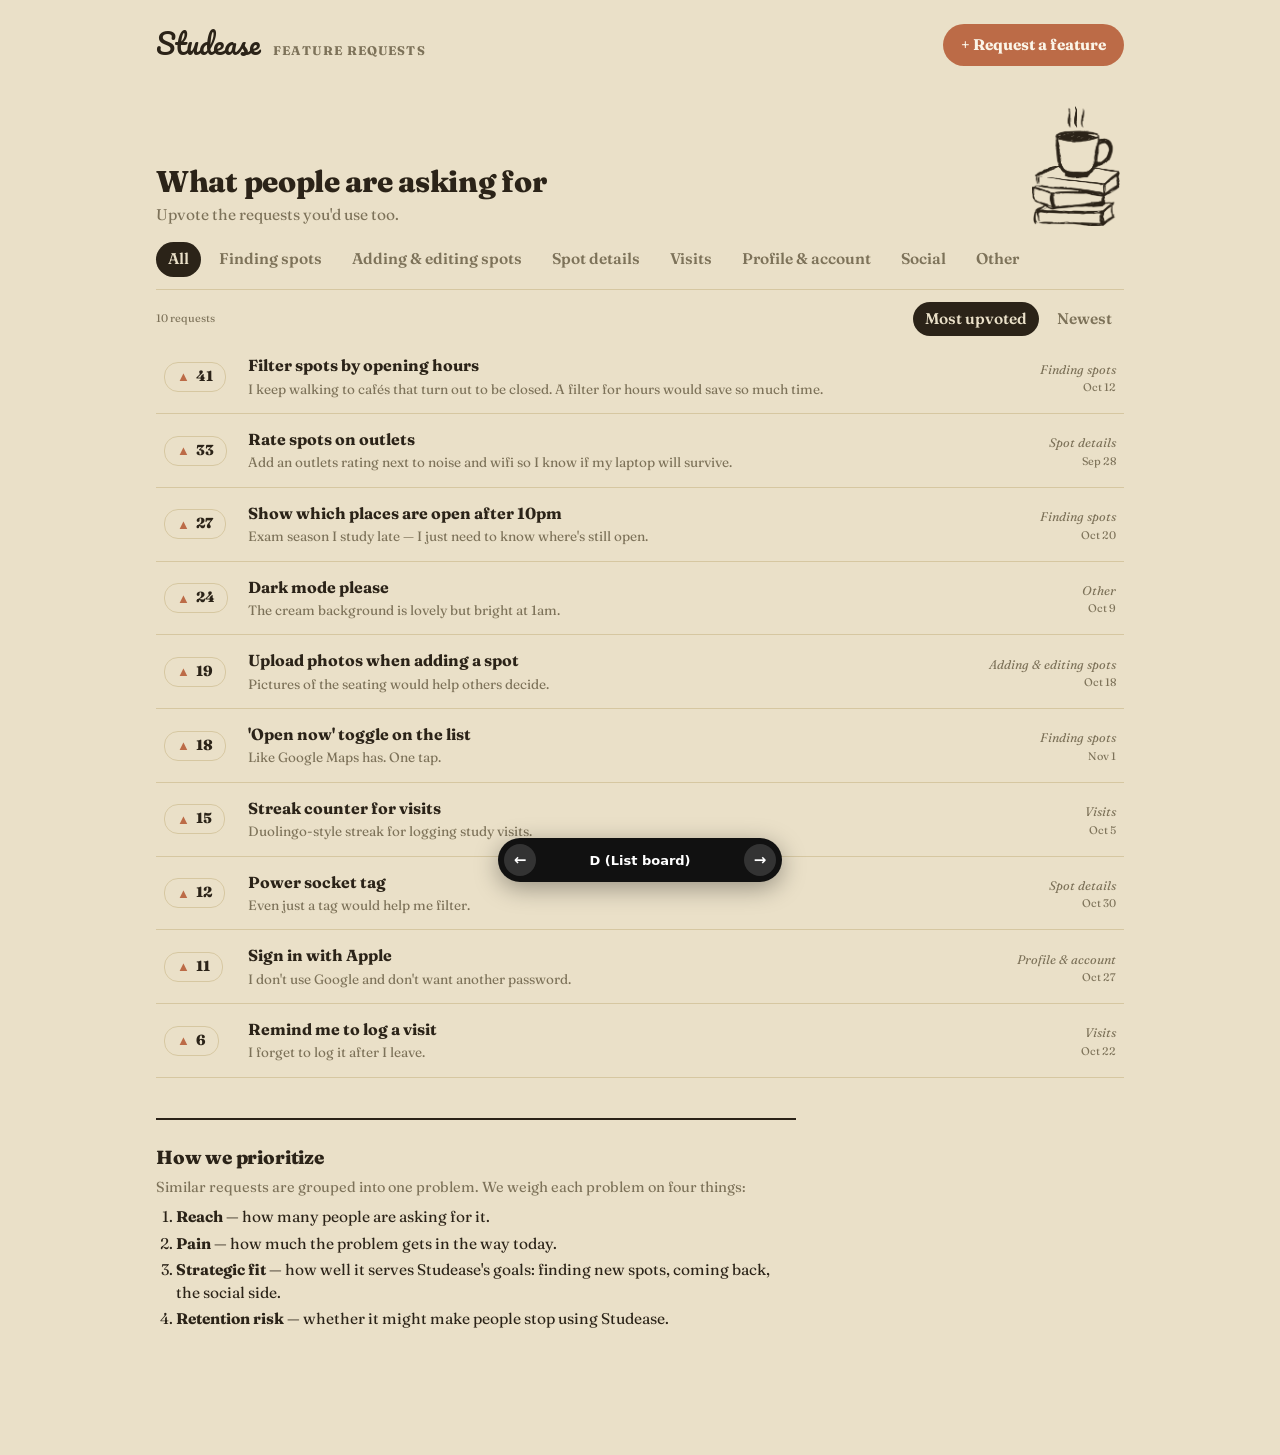
<file: prototypes/portal-design/index.html>
<!doctype html>
<!--
  PROTOTYPE — THROWAWAY. Wayfinder ticket "Prototype the portal in the Studease design system".
  Question: how should the customer portal look and feel in Studease's design system, as plain HTML/CSS?
  Plan: three structurally different variants of the portal (browse + submit + public Problem),
  switchable via ?variant=A|B|C, on one throwaway page. Seed data is synthetic and in memory.
  Run: python3 -m http.server 8123 -d prototypes/portal-design  →  http://localhost:8123/?variant=D
  Round 2: D (List board) is the user's direction: B's list as the main feature, A's form behind a corner button, no statuses.
  (served, not file://, so the CSS-mask recolouring of the illustrations works.)
  Suggest-as-you-type is NOT designed here; it has its own prototype ticket. Its slot is a stub.
-->
<html lang="en">
<head>
<meta charset="utf-8">
<meta name="viewport" content="width=device-width, initial-scale=1">
<title>Studease Portal Prototype</title>
<link rel="preconnect" href="https://fonts.googleapis.com">
<link href="https://fonts.googleapis.com/css2?family=Fraunces:ital,opsz,wght@0,9..144,300..900;1,9..144,300..900&family=Pacifico&display=swap" rel="stylesheet">
<style>
:root{
  --bg:#EAE0C8; --field:#DED1AC; --ink:#2B2318; --muted:#7D7259; --line:#D6C7A1;
  --terracotta:#BC6B47; --slate:#708090; --sage:#838C67; --focus:#D97A4E; --error:#9B4A2C;
  --s2:4px; --s1:8px; --sm:12px; --md:16px; --lg:24px; --xl:40px; --xl2:64px;
  --micro:120ms; --short:220ms; --long:420ms;
  --ease-out:cubic-bezier(.16,1,.3,1); --ease-in:cubic-bezier(.7,0,.84,0); --ease-io:cubic-bezier(.65,0,.35,1);
}
*{box-sizing:border-box}
html,body{margin:0}
body{background:var(--bg);color:var(--ink);font-family:"Fraunces",Georgia,serif;font-weight:400;font-size:15.5px;line-height:1.45;-webkit-font-smoothing:antialiased;padding-bottom:96px}
h1,h2,h3{margin:0;font-weight:800;letter-spacing:-.01em}
button,input,select,textarea{font:inherit;color:inherit}
:focus-visible{outline:2px solid var(--focus);outline-offset:2px}
.wordmark{font-family:"Pacifico",cursive;font-size:28px;line-height:1;color:var(--ink)}
.muted{color:var(--muted)}
.label{font-size:12.5px;font-weight:700;letter-spacing:1.1px;text-transform:uppercase;color:var(--muted)}
.caption{font-size:11px;color:var(--muted)}
.sketch{display:block;background:var(--ink);-webkit-mask:var(--src) center/contain no-repeat;mask:var(--src) center/contain no-repeat}
.sk-books{--src:url(illustrations/coffeeOnBooks.png)}
.sk-cup{--src:url(illustrations/coffeeWithSteam.png)}
.sk-table{--src:url(illustrations/coffeeTable.png)}
.sk-cat{--src:url(illustrations/confusedCat.png)}

/* shared atoms */
.pill{display:inline-flex;align-items:center;gap:6px;padding:4px 10px;border-radius:999px;font-size:11.5px;font-weight:700;letter-spacing:.9px;text-transform:uppercase;background:var(--field);color:var(--muted);white-space:nowrap}
.pill.planned{background:color-mix(in srgb,var(--slate) 18%,transparent);color:#56636f}
.pill.progress{background:color-mix(in srgb,var(--terracotta) 18%,transparent);color:#9a5235}
.pill.shipped{background:color-mix(in srgb,var(--sage) 22%,transparent);color:#5f6748}
.cat{font-size:12.5px;color:var(--muted);font-style:italic}
.btn{border:0;border-radius:999px;padding:10px 18px;font-weight:700;cursor:pointer;background:var(--terracotta);color:#FBF5E8;transition:transform var(--micro) var(--ease-out),background var(--micro)}
.btn:active{transform:scale(.98)}
.btn.ghost{background:transparent;color:var(--ink);border:1.5px solid var(--ink)}
.up{display:flex;flex-direction:column;align-items:center;justify-content:center;gap:0;min-width:56px;padding:8px 6px;border-radius:14px;border:1.5px solid var(--line);background:var(--bg);cursor:pointer;transition:transform var(--micro) var(--ease-out),background var(--micro),border-color var(--micro)}
.up:hover{border-color:var(--terracotta)}
.up:active{transform:scale(.96)}
.up .arrow{font-size:13px;line-height:1;color:var(--terracotta)}
.up .n{font-weight:800;font-size:17px;line-height:1.1}
.up[aria-pressed=true]{background:var(--terracotta);border-color:var(--terracotta);color:#FBF5E8;cursor:default}
.up[aria-pressed=true] .arrow{color:#FBF5E8}
.tabs{display:flex;gap:6px;flex-wrap:wrap}
.tab{border:0;background:transparent;padding:6px 12px;border-radius:999px;cursor:pointer;color:var(--muted);font-weight:600}
.tab:hover{color:var(--ink)}
.tab[aria-selected=true]{background:var(--ink);color:var(--bg)}
.field{display:flex;flex-direction:column;gap:6px}
.field input,.field select,.field textarea{background:var(--field);border:1.5px solid transparent;border-radius:12px;padding:10px 12px;outline:none;transition:border-color var(--micro)}
.field input:focus,.field select:focus,.field textarea:focus{border-color:var(--ink)}
.field textarea{min-height:96px;resize:vertical}
.stub{border:1.5px dashed var(--line);border-radius:12px;padding:10px 12px;font-size:13px;color:var(--muted)}
.howto ol{margin:8px 0 0;padding-left:20px}
.howto li{margin:4px 0}
.howto b{font-weight:700}
.empty{text-align:center;padding:var(--xl) var(--md);color:var(--muted)}
.empty .sketch{width:120px;height:120px;margin:0 auto var(--sm);background:var(--muted)}
.reveal{animation:rise var(--long) var(--ease-out) both}
@keyframes rise{from{opacity:0;transform:translateY(8px)}to{opacity:1;transform:none}}
@media (prefers-reduced-motion:reduce){*{animation:none!important;transition:none!important}}

/* ---------- Variant A: Notice board (one column, inline submit) ---------- */
.A{max-width:720px;margin:0 auto;padding:var(--lg) var(--md)}
.A header{display:flex;align-items:baseline;gap:12px;margin-bottom:var(--xl)}
.A .hero{display:grid;grid-template-columns:1fr 150px;gap:var(--lg);align-items:center;margin-bottom:var(--lg)}
.A .hero h1{font-size:34px;line-height:1.1;margin-bottom:8px}
.A .hero .sketch{width:150px;height:200px}
.A .submit{background:var(--field);border-radius:20px;padding:var(--lg);display:grid;gap:var(--md);margin-bottom:var(--xl)}
.A .submit .field input,.A .submit .field select,.A .submit .field textarea{background:var(--bg)}
.A .submit .row{display:grid;grid-template-columns:1fr 1fr;gap:var(--md)}
.A .tabs{margin-bottom:var(--md);padding-bottom:var(--sm);border-bottom:1px solid var(--line)}
.A .item{display:grid;grid-template-columns:56px 1fr;gap:var(--md);padding:var(--md) 0;border-bottom:1px solid var(--line)}
.A .item h3{font-size:17px;font-weight:700;margin-bottom:2px}
.A .item p{margin:0 0 8px;color:var(--muted);font-size:14.5px}
.A .meta{display:flex;gap:10px;align-items:center;flex-wrap:wrap}
.A .problem-link{background:none;border:0;padding:0;cursor:pointer;font-weight:600;color:var(--ink);text-decoration:underline;text-decoration-color:var(--terracotta);text-underline-offset:3px;font-size:13.5px}
.A .howto{margin-top:var(--xl);padding-top:var(--lg);border-top:2px solid var(--ink)}
.A .back{background:none;border:0;padding:0;cursor:pointer;color:var(--muted);margin-bottom:var(--lg)}
.A .problem h1{font-size:30px;margin:8px 0}
@media (max-width:560px){.A .hero{grid-template-columns:1fr}.A .hero .sketch{display:none}.A .submit .row{grid-template-columns:1fr}}

/* ---------- Variant B: Roadmap board (public Problems first, submit in a sheet) ---------- */
.B{max-width:1120px;margin:0 auto;padding:var(--lg) var(--md)}
.B header{display:flex;justify-content:space-between;align-items:center;margin-bottom:var(--lg)}
.B header .left{display:flex;align-items:baseline;gap:12px}
.B .board{display:grid;grid-template-columns:repeat(3,1fr);gap:var(--md);margin-bottom:var(--xl)}
.B .col{background:var(--field);border-radius:20px;padding:var(--md)}
.B .col h2{font-size:19px;display:flex;justify-content:space-between;align-items:baseline;margin-bottom:var(--sm)}
.B .col h2 .caption{font-weight:500}
.B .pcard{display:block;width:100%;text-align:left;background:var(--bg);border:0;border-radius:14px;padding:var(--sm) var(--md);margin-bottom:10px;cursor:pointer;transition:transform var(--micro) var(--ease-out)}
.B .pcard:hover{transform:translateY(-2px)}
.B .pcard h3{font-size:15.5px;font-weight:700}
.B .pcard p{margin:4px 0 8px;font-size:13.5px;color:var(--muted)}
.B .col.planned{border-top:4px solid var(--slate)}
.B .col.progress{border-top:4px solid var(--terracotta)}
.B .col.shipped{border-top:4px solid var(--sage)}
.B .section-head{display:flex;justify-content:space-between;align-items:end;gap:var(--md);flex-wrap:wrap;margin-bottom:var(--sm)}
.B table{width:100%;border-collapse:collapse}
.B td{padding:12px 8px;border-bottom:1px solid var(--line);vertical-align:middle}
.B td.t{font-weight:600}
.B td.t .caption{display:block;font-weight:400}
.B .up{flex-direction:row;gap:6px;min-width:0;padding:5px 12px}
.B .up .n{font-size:14.5px}
.B .scrim{position:fixed;inset:0;background:color-mix(in srgb,var(--ink) 35%,transparent);opacity:0;pointer-events:none;transition:opacity var(--short) var(--ease-io);z-index:20}
.B .scrim.open{opacity:1;pointer-events:auto}
.B .sheet{position:fixed;left:50%;bottom:0;width:min(560px,100%);transform:translate(-50%,105%);background:var(--bg);border-radius:24px 24px 0 0;padding:var(--lg);display:grid;gap:var(--md);transition:transform var(--short) var(--ease-out);z-index:21;max-height:92vh;overflow:auto}
.B .sheet:not(.open),.B .drawer:not(.open){visibility:hidden;transition:transform var(--short) var(--ease-in),visibility 0s var(--short)}
.B .sheet.open{transform:translate(-50%,0)}
.B .sheet .grab{width:44px;height:5px;border-radius:9px;background:var(--line);margin:-8px auto 0}
.B .drawer{position:fixed;top:0;right:0;height:100%;width:min(480px,100%);background:var(--bg);border-left:1px solid var(--line);transform:translateX(105%);transition:transform var(--short) var(--ease-out);z-index:21;padding:var(--lg);overflow:auto}
.B .drawer.open{transform:none}
.B .drawer h1{font-size:26px;margin:8px 0}
.B .howto{margin-top:var(--xl);display:grid;grid-template-columns:160px 1fr;gap:var(--lg);align-items:center;background:var(--field);border-radius:20px;padding:var(--lg)}
.B .howto .sketch{width:140px;height:110px}
@media (max-width:800px){.B .board{grid-template-columns:1fr}.B .howto{grid-template-columns:1fr}.B .howto .sketch{display:none}.B td.c{display:none}}

/* ---------- Variant C: Journal (category sidebar, feed, always-open form) ---------- */
.C{display:grid;grid-template-columns:220px minmax(0,1fr) 340px;gap:var(--lg);max-width:1240px;margin:0 auto;padding:var(--lg) var(--md)}
.C aside.nav{position:sticky;top:var(--lg);align-self:start}
.C aside.nav .wordmark{display:block;margin-bottom:4px}
.C aside.nav nav{display:flex;flex-direction:column;gap:2px;margin:var(--lg) 0}
.C aside.nav nav button{text-align:left;border:0;background:none;padding:8px 10px;border-radius:10px;cursor:pointer;color:var(--muted);display:flex;justify-content:space-between}
.C aside.nav nav button[aria-selected=true]{background:var(--field);color:var(--ink);font-weight:700}
.C aside.nav .howto{font-size:13.5px}
.C main h1{font-size:30px;margin-bottom:4px}
.C .sort{display:flex;gap:6px;margin:var(--md) 0}
.C .entry{background:var(--field);border-radius:18px;padding:var(--md) var(--lg);margin-bottom:var(--sm);display:grid;grid-template-columns:1fr auto;gap:var(--md);align-items:start}
.C .entry h3{font-size:18px;font-weight:700;margin-bottom:4px}
.C .entry p{margin:0 0 10px;font-size:14.5px}
.C .entry .by{font-size:12.5px;color:var(--muted);font-style:italic}
.C .entry .linked{margin-top:10px;padding-top:10px;border-top:1px dashed var(--line);display:flex;gap:8px;align-items:center;flex-wrap:wrap}
.C .entry .linked button{background:none;border:0;padding:0;cursor:pointer;font-weight:700;color:var(--ink)}
.C aside.form{position:sticky;top:var(--lg);align-self:start;background:var(--bg);border:1.5px solid var(--ink);border-radius:20px;padding:var(--lg);display:grid;gap:var(--md);box-shadow:6px 6px 0 var(--field)}
.C aside.form .sketch{width:70px;height:80px;margin-bottom:-8px}
.C .back{background:none;border:0;padding:0;cursor:pointer;color:var(--muted);margin-bottom:var(--md)}
@media (max-width:1060px){.C{grid-template-columns:200px minmax(0,1fr)}.C aside.form{grid-column:1/-1;position:static}}
@media (max-width:680px){.C{grid-template-columns:minmax(0,1fr)}.C aside.nav .howto{display:none}.C .entry{padding:var(--md)}.C .entry .linked button{text-align:left}.C aside.nav{position:static}.C aside.nav nav{flex-direction:row;flex-wrap:wrap}}

/* ---------- Problem page bits (shared look) ---------- */
.ptimeline{display:flex;gap:6px;margin:var(--md) 0 var(--lg);flex-wrap:wrap}
.ptimeline span{font-size:12.5px;padding:4px 10px;border-radius:999px;background:var(--field);color:var(--muted)}
.ptimeline span.on{background:var(--ink);color:var(--bg);font-weight:700}
.reason{background:var(--field);border-radius:14px;padding:var(--sm) var(--md);margin-bottom:var(--lg);font-size:14.5px}
.reason .label{display:block;margin-bottom:2px}
.linkedlist .fr{display:grid;grid-template-columns:auto 1fr;gap:var(--sm);padding:var(--sm) 0;border-bottom:1px solid var(--line)}
.linkedlist .fr h4{margin:0;font-size:15.5px;font-weight:700}
.linkedlist .fr p{margin:2px 0 0;font-size:13.5px;color:var(--muted)}
.toast{position:fixed;left:50%;top:var(--lg);transform:translate(-50%,-20px);opacity:0;background:var(--ink);color:var(--bg);padding:10px 18px;border-radius:999px;font-weight:600;transition:all var(--short) var(--ease-out);z-index:40;pointer-events:none}
.toast.show{opacity:1;transform:translate(-50%,0)}

/* ---------- Variant D: List board (list first, corner button opens A's form) ---------- */
.D{max-width:1000px;margin:0 auto;padding:var(--lg) var(--md)}
.D header{display:flex;justify-content:space-between;align-items:center;gap:var(--md);margin-bottom:var(--xl)}
.D header .left{display:flex;align-items:baseline;gap:12px}
.D .intro{display:flex;justify-content:space-between;align-items:end;gap:var(--lg);margin-bottom:var(--md)}
.D .intro h1{font-size:30px;line-height:1.1}
.D .intro .sketch{width:96px;height:120px;flex:none}
.D .tabs{margin-bottom:var(--sm);padding-bottom:var(--sm);border-bottom:1px solid var(--line)}
.D .sort{display:flex;justify-content:space-between;align-items:center;margin-bottom:4px}
.D table{width:100%;border-collapse:collapse}
.D td{padding:14px 8px;border-bottom:1px solid var(--line);vertical-align:middle}
.D td.t{font-weight:700;font-size:16px}
.D td.t .caption{display:block;font-weight:400;font-size:13.5px;margin-top:2px}
.D td.c{text-align:right;white-space:nowrap}
.D .up{flex-direction:row;gap:6px;min-width:0;padding:6px 12px}
.D .up .n{font-size:14.5px}
.D .howto{margin-top:var(--xl);padding-top:var(--lg);border-top:2px solid var(--ink);max-width:640px}
.D .scrim{position:fixed;inset:0;background:color-mix(in srgb,var(--ink) 35%,transparent);z-index:20;animation:fade var(--short) var(--ease-out) both}
.D .modal{position:fixed;left:50%;top:50%;transform:translate(-50%,-50%);width:min(620px,calc(100% - 32px));max-height:calc(100vh - 48px);overflow:auto;background:var(--field);border-radius:20px;padding:var(--lg);display:grid;gap:var(--md);z-index:21;animation:pop var(--short) var(--ease-out) both}
.D .modal .field input,.D .modal .field select,.D .modal .field textarea{background:var(--bg)}
.D .modal .row{display:grid;grid-template-columns:1fr 1fr;gap:var(--md)}
.D .modal .top{display:flex;justify-content:space-between;align-items:center}
.D .modal .x{border:0;background:none;font-size:22px;cursor:pointer;color:var(--muted);line-height:1}
.D .rowlink{background:none;border:0;padding:0;cursor:pointer;text-align:left;font-weight:700;font-size:16px;color:var(--ink)}
.D tr.click{cursor:pointer;transition:background var(--micro)}
.D tr.click:hover{background:color-mix(in srgb,var(--field) 55%,transparent)}
.D .back{background:none;border:0;padding:0;cursor:pointer;color:var(--muted);margin-bottom:var(--lg)}
.D .fr-detail{display:grid;grid-template-columns:auto 1fr;gap:var(--lg);align-items:start;padding-bottom:var(--xl);border-bottom:1px solid var(--line)}
.D .fr-detail .up{flex-direction:column;min-width:64px;padding:10px 8px}
.D .fr-detail .up .n{font-size:20px}
.D .fr-detail h1{font-size:30px;line-height:1.15;margin:6px 0 var(--sm)}
.D .fr-detail p{margin:0;font-size:16px;max-width:60ch}
.D .related{margin-top:var(--lg);display:grid;grid-template-columns:1fr 140px;gap:var(--lg)}
.D .related h2{font-size:23px}
.D .related .sketch{width:130px;height:110px;align-self:start}
@media (max-width:640px){.D .related{grid-template-columns:1fr}.D .related .sketch{display:none}.D .fr-detail{gap:var(--md)}}
@keyframes fade{from{opacity:0}}
@keyframes pop{from{opacity:0;transform:translate(-50%,-46%)}}
@media (max-width:640px){.D .intro .sketch,.D td.c{display:none}.D .modal .row{grid-template-columns:1fr}.D header .label{display:none}}

/* ---------- Prototype switcher (not part of the design) ---------- */
#switcher{position:fixed;left:50%;bottom:18px;transform:translateX(-50%);display:flex;align-items:center;gap:4px;background:#111;color:#fff;border-radius:999px;padding:6px;font:600 13px/1 system-ui,sans-serif;box-shadow:0 6px 24px rgba(0,0,0,.35);z-index:100}
#switcher button{background:#333;color:#fff;border:0;border-radius:999px;width:32px;height:32px;cursor:pointer;font-size:15px}
#switcher span{padding:0 12px;min-width:200px;text-align:center}
</style>
</head>
<body>
<div id="app"></div>
<div class="toast" id="toast" role="status"></div>
<div id="switcher" aria-label="Prototype variant switcher">
  <button id="prev" aria-label="Previous variant">←</button>
  <span id="vlabel"></span>
  <button id="next" aria-label="Next variant">→</button>
</div>

<script>
// ---------- Synthetic seed data (SEED, in memory only) ----------
const CATEGORIES = ["Finding spots","Adding & editing spots","Spot details","Visits","Profile & account","Social","Other"];
const PUBLIC = ["Planned","In progress","Shipped"];
const STATUSES = ["New","Under review","Planned","In progress","Shipped","Won't do"];
const problems = [
  {id:"p1",title:"See which spots are open right now",desc:"Know a spot's opening hours before heading out, especially late at night.",category:"Finding spots",status:"In progress",reason:"Most-asked need from students studying in the evening; hours data is now available from the places API."},
  {id:"p2",title:"Know whether a spot has power outlets",desc:"Find spots where you can plug in a laptop for a long session.",category:"Spot details",status:"Planned",reason:null},
  {id:"p3",title:"Share a spot with a friend",desc:"Send a spot to someone so you can meet there.",category:"Social",status:"Shipped",reason:"Share links shipped in 1.4 — tap Share on any spot."},
  {id:"p4",title:"Keep a study-visit streak going",desc:"Something that rewards coming back.",category:"Visits",status:"Under review",reason:null},
  {id:"p5",title:"Add photos to a spot",desc:"",category:"Adding & editing spots",status:"New",reason:null},
  {id:"p6",title:"Use the app in the dark",desc:"",category:"Other",status:"New",reason:null},
  {id:"p7",title:"Sign in with Apple",desc:"",category:"Profile & account",status:"Under review",reason:null},
];
const requests = [
  {id:"r1",problem:"p1",title:"Filter spots by opening hours",body:"I keep walking to cafés that turn out to be closed. A filter for hours would save so much time.",upvotes:41,date:"Oct 12"},
  {id:"r2",problem:"p1",title:"Show which places are open after 10pm",body:"Exam season I study late — I just need to know where's still open.",upvotes:27,date:"Oct 20"},
  {id:"r3",problem:"p1",title:"'Open now' toggle on the list",body:"Like Google Maps has. One tap.",upvotes:18,date:"Nov 1"},
  {id:"r4",problem:"p2",title:"Rate spots on outlets",body:"Add an outlets rating next to noise and wifi so I know if my laptop will survive.",upvotes:33,date:"Sep 28"},
  {id:"r5",problem:"p2",title:"Power socket tag",body:"Even just a tag would help me filter.",upvotes:12,date:"Oct 30"},
  {id:"r6",problem:"p3",title:"Send a spot as a link",body:"I want to text my study group where we're meeting.",upvotes:22,date:"Aug 14"},
  {id:"r7",problem:"p3",title:"Share to Instagram stories",body:"Would be cute to post the spot I'm at.",upvotes:9,date:"Sep 2"},
  {id:"r8",problem:"p4",title:"Streak counter for visits",body:"Duolingo-style streak for logging study visits.",upvotes:15,date:"Oct 5"},
  {id:"r9",problem:"p4",title:"Remind me to log a visit",body:"I forget to log it after I leave.",upvotes:6,date:"Oct 22"},
  {id:"r10",problem:"p5",title:"Upload photos when adding a spot",body:"Pictures of the seating would help others decide.",upvotes:19,date:"Oct 18"},
  {id:"r11",problem:"p6",title:"Dark mode please",body:"The cream background is lovely but bright at 1am.",upvotes:24,date:"Oct 9"},
  {id:"r12",problem:"p7",title:"Sign in with Apple",body:"I don't use Google and don't want another password.",upvotes:11,date:"Oct 27"},
];
const upvoted = new Set(); // stands in for "this browser remembers"
const HOWTO = [
  ["Reach","how many people are asking for it."],
  ["Pain","how much the problem gets in the way today."],
  ["Strategic fit","how well it serves Studease's goals: finding new spots, coming back, the social side."],
  ["Retention risk","whether it might make people stop using Studease."],
];

// ---------- helpers ----------
const $ = (s,r=document)=>r.querySelector(s);
const esc = s=>String(s).replace(/[&<>"']/g,c=>({"&":"&amp;","<":"&lt;",">":"&gt;",'"':"&quot;","'":"&#39;"}[c]));
const prob = id=>problems.find(p=>p.id===id);
const isPublic = p=>PUBLIC.includes(p.status);
const pillClass = s=>({"Planned":"planned","In progress":"progress","Shipped":"shipped"})[s]||"";
const pill = p=>isPublic(p)?`<span class="pill ${pillClass(p.status)}">${esc(p.status)}</span>`:"";
const reqsOf = pid=>requests.filter(r=>r.problem===pid);
const total = pid=>reqsOf(pid).reduce((a,r)=>a+r.upvotes,0);
const upBtn = r=>`<button class="up" data-up="${r.id}" aria-pressed="${upvoted.has(r.id)}" aria-label="Upvote ${esc(r.title)}"><span class="arrow">▲</span><span class="n">${r.upvotes}</span></button>`;
const catSelect = ()=>`<select required><option value="" selected disabled>Choose the part of the app…</option>${CATEGORIES.map(c=>`<option>${esc(c)}</option>`).join("")}</select>`;
const howto = ()=>`<h3 style="font-size:19px">How we prioritize</h3><p class="muted" style="margin:6px 0 0;font-size:14.5px">Similar requests are grouped into one problem. We weigh each problem on four things:</p><ol>${HOWTO.map(([n,t])=>`<li><b>${n}</b> — ${t}</li>`).join("")}</ol>`;
const stub = ()=>`<div class="stub">Similar requests appear here as you type — designed in its own prototype ticket.</div>`;
let state = {tab:"All", problem:null, sort:"top"};
function visible(){
  let rs = requests.filter(r=>state.tab==="All"||prob(r.problem).category===state.tab);
  return rs.sort((a,b)=>state.sort==="new"?b.id.localeCompare(a.id,undefined,{numeric:true}):b.upvotes-a.upvotes);
}
function toast(msg){const t=$("#toast");t.textContent=msg;t.classList.add("show");clearTimeout(t._h);t._h=setTimeout(()=>t.classList.remove("show"),2200)}
function problemTimeline(p){return `<div class="ptimeline">${PUBLIC.map(s=>`<span class="${s===p.status?"on":""}">${s}</span>`).join("")}</div>`}
function problemBody(p){
  return `${problemTimeline(p)}
  ${p.reason?`<div class="reason"><span class="label">Latest update</span>${esc(p.reason)}</div>`:""}
  <div class="label" style="margin-bottom:4px">${reqsOf(p.id).length} requests · ${total(p.id)} upvotes</div>
  <div class="linkedlist">${reqsOf(p.id).map(r=>`<div class="fr">${upBtn(r)}<div><h4>${esc(r.title)}</h4><p>${esc(r.body)}</p></div></div>`).join("")}</div>`;
}

// ---------- Variant A: Notice board ----------
function A(){
  if(state.problem){const p=prob(state.problem);return `<div class="A reveal"><header><span class="wordmark">Studease</span><span class="label">Feature requests</span></header>
    <button class="back" data-back>← All requests</button>
    <div class="problem">${pill(p)} <span class="cat">${esc(p.category)}</span><h1>${esc(p.title)}</h1><p class="muted" style="margin:0">${esc(p.desc)}</p>${problemBody(p)}</div></div>`;}
  const rs=visible();
  return `<div class="A reveal">
  <header><span class="wordmark">Studease</span><span class="label">Feature requests</span></header>
  <section class="hero"><div><h1>What would make your study spots better?</h1><p class="muted" style="margin:0">Tell us what you need. Upvote what others asked for. We'll tell you when it's on the way.</p></div><span class="sketch sk-books" aria-hidden="true"></span></section>
  <form class="submit" data-submit>
    <h2 style="font-size:19px">Suggest a feature</h2>
    <label class="field"><span class="label">Title</span><input required placeholder="e.g. Filter spots by opening hours"></label>
    <label class="field"><span class="label">What do you need, and why?</span><textarea required></textarea></label>
    ${stub()}
    <div class="row"><label class="field"><span class="label">Part of the app</span>${catSelect()}</label>
    <label class="field"><span class="label">Your email</span><input type="email" required placeholder="So we can tell you when it ships"></label></div>
    <div><button class="btn">Send request</button></div>
  </form>
  <div class="tabs" role="tablist">${["All",...CATEGORIES].map(c=>`<button class="tab" role="tab" data-tab="${esc(c)}" aria-selected="${state.tab===c}">${esc(c)}</button>`).join("")}</div>
  ${rs.length?rs.map(r=>{const p=prob(r.problem);return `<article class="item">${upBtn(r)}<div><h3>${esc(r.title)}</h3><p>${esc(r.body)}</p><div class="meta">${pill(p)}${isPublic(p)?`<button class="problem-link" data-problem="${p.id}">Part of “${esc(p.title)}”</button>`:""}<span class="cat">${esc(p.category)}</span><span class="caption">${esc(r.date)}</span></div></div></article>`}).join("")
  :`<div class="empty"><span class="sketch sk-cat"></span>Nothing here yet. Be the first to ask.</div>`}
  <section class="howto">${howto()}</section>
  </div>`;
}

// ---------- Variant B: Roadmap board ----------
function B(){
  const rs=visible();
  const col=(s)=>{const ps=problems.filter(p=>p.status===s);return `<div class="col ${pillClass(s)}"><h2>${s}<span class="caption">${ps.length}</span></h2>${ps.map(p=>`<button class="pcard" data-problem="${p.id}"><span class="cat">${esc(p.category)}</span><h3>${esc(p.title)}</h3><p>${esc(p.desc)}</p><span class="caption">${reqsOf(p.id).length} requests · ${total(p.id)} upvotes</span></button>`).join("")||`<p class="caption">Nothing yet.</p>`}</div>`};
  const p=state.problem&&prob(state.problem);
  return `<div class="B reveal">
  <header><div class="left"><span class="wordmark">Studease</span><span class="label">Roadmap & requests</span></div><button class="btn" data-open-sheet>+ Suggest a feature</button></header>
  <section class="board">${PUBLIC.map(col).join("")}</section>
  <div class="section-head"><div><h2 style="font-size:23px">Everything people have asked for</h2><p class="muted" style="margin:2px 0 0">Upvote the ones you want too.</p></div>
  <div class="tabs" role="tablist">${["All",...CATEGORIES].map(c=>`<button class="tab" role="tab" data-tab="${esc(c)}" aria-selected="${state.tab===c}">${esc(c)}</button>`).join("")}</div></div>
  <table><tbody>${rs.map(r=>{const pp=prob(r.problem);return `<tr><td style="width:90px">${upBtn(r)}</td><td class="t">${esc(r.title)}<span class="caption">${esc(r.body)}</span></td><td class="c"><span class="cat">${esc(pp.category)}</span></td><td style="text-align:right">${isPublic(pp)?`<button class="pill ${pillClass(pp.status)}" style="border:0;cursor:pointer" data-problem="${pp.id}">${esc(pp.status)} →</button>`:`<span class="caption">Under consideration</span>`}</td></tr>`}).join("")}</tbody></table>
  <section class="howto"><span class="sketch sk-table" aria-hidden="true"></span><div>${howto()}</div></section>
  <div class="scrim ${p||state.sheet?"open":""}" data-close></div>
  <form class="sheet ${state.sheet?"open":""}" data-submit><div class="grab"></div>
    <h2 style="font-size:23px">Suggest a feature</h2>
    <label class="field"><span class="label">Title</span><input required></label>
    <label class="field"><span class="label">What do you need, and why?</span><textarea required></textarea></label>
    ${stub()}
    <label class="field"><span class="label">Part of the app</span>${catSelect()}</label>
    <label class="field"><span class="label">Your email</span><input type="email" required placeholder="We'll only email about this request"></label>
    <div style="display:flex;gap:8px"><button class="btn">Send request</button><button type="button" class="btn ghost" data-close>Cancel</button></div>
  </form>
  <aside class="drawer ${p?"open":""}">${p?`<button class="btn ghost" data-close style="padding:6px 14px">Close</button><div style="margin-top:var(--lg)">${pill(p)} <span class="cat">${esc(p.category)}</span><h1>${esc(p.title)}</h1><p class="muted" style="margin:0">${esc(p.desc)}</p>${problemBody(p)}</div>`:""}</aside>
  </div>`;
}

// ---------- Variant C: Journal ----------
function C(){
  const counts=c=>requests.filter(r=>c==="All"||prob(r.problem).category===c).length;
  const nav=`<aside class="nav"><span class="wordmark">Studease</span><span class="label">Feature requests</span>
    <nav role="tablist">${["All",...CATEGORIES].map(c=>`<button role="tab" data-tab="${esc(c)}" aria-selected="${state.tab===c&&!state.problem}"><span>${esc(c)}</span><span class="caption">${counts(c)}</span></button>`).join("")}</nav>
    <div class="howto">${howto()}</div></aside>`;
  const form=`<aside class="form"><span class="sketch sk-cup" aria-hidden="true"></span><h2 style="font-size:23px">Got an idea?</h2>
    <form data-submit style="display:grid;gap:var(--md)">
    <label class="field"><span class="label">Title</span><input required></label>
    <label class="field"><span class="label">What do you need, and why?</span><textarea required></textarea></label>
    ${stub()}
    <label class="field"><span class="label">Part of the app</span>${catSelect()}</label>
    <label class="field"><span class="label">Your email</span><input type="email" required></label>
    <button class="btn">Send request</button></form></aside>`;
  let main;
  if(state.problem){const p=prob(state.problem);main=`<main class="reveal"><button class="back" data-back>← Back to requests</button>${pill(p)} <span class="cat">${esc(p.category)}</span><h1 style="margin-top:8px">${esc(p.title)}</h1><p class="muted" style="margin:0">${esc(p.desc)}</p>${problemBody(p)}</main>`;}
  else{const rs=visible();main=`<main class="reveal"><h1>${state.tab==="All"?"What people are asking for":esc(state.tab)}</h1><p class="muted" style="margin:0">Upvote what you'd use. Requests that need the same thing are grouped.</p>
    <div class="sort tabs"><button class="tab" data-sort="top" aria-selected="${state.sort==="top"}">Most upvoted</button><button class="tab" data-sort="new" aria-selected="${state.sort==="new"}">Newest</button></div>
    ${rs.map(r=>{const p=prob(r.problem);return `<article class="entry"><div><h3>${esc(r.title)}</h3><p>${esc(r.body)}</p><span class="by">${esc(r.date)} · ${esc(p.category)}</span>${isPublic(p)?`<div class="linked">${pill(p)}<button data-problem="${p.id}">${esc(p.title)} · ${reqsOf(p.id).length} requests →</button></div>`:""}</div>${upBtn(r)}</article>`}).join("")}</main>`;}
  return `<div class="C">${nav}${main}${form}</div>`;
}

// ---------- Variant D: List board ----------
function modal(){return state.sheet?`<div class="scrim" data-close></div>
  <form class="modal" data-submit role="dialog" aria-label="Request a feature">
    <div class="top"><h2 style="font-size:23px">Request a feature</h2><button type="button" class="x" data-close aria-label="Close">×</button></div>
    <label class="field"><span class="label">Title</span><input required placeholder="e.g. Filter spots by opening hours"></label>
    <label class="field"><span class="label">What do you need, and why?</span><textarea required></textarea></label>
    ${stub()}
    <div class="row"><label class="field"><span class="label">Part of the app</span>${catSelect()}</label>
    <label class="field"><span class="label">Your email</span><input type="email" required placeholder="So we can update you"></label></div>
    <div><button class="btn">Send request</button></div>
  </form>`:"";}
// No statuses on the portal. A Feature Request leaves the board once its Problem is Shipped.
function D(){
  const onBoard = r=>prob(r.problem).status!=="Shipped";
  const rs=visible().filter(onBoard);
  const header=`<header><div class="left"><span class="wordmark">Studease</span><span class="label">Feature requests</span></div><button class="btn" data-open-sheet>+ Request a feature</button></header>`;
  if(state.fr){
    const r=requests.find(x=>x.id===state.fr), p=prob(r.problem);
    const rel=requests.filter(x=>x.problem===r.problem&&x.id!==r.id&&onBoard(x)).sort((a,b)=>b.upvotes-a.upvotes);
    return `<div class="D reveal">${header}
    <button class="back" data-back>← All requests</button>
    <article class="fr-detail">${upBtn(r)}<div><span class="cat">${esc(p.category)}</span> <span class="caption">· ${esc(r.date)}</span><h1>${esc(r.title)}</h1><p>${esc(r.body)}</p></div></article>
    <section class="related"><div>
      <h2 style="margin-bottom:var(--sm)">Related requests</h2>
      ${rel.length?`<table><tbody>${rel.map(x=>`<tr class="click" data-fr="${x.id}"><td style="width:84px">${upBtn(x)}</td><td class="t"><button class="rowlink" data-fr="${x.id}">${esc(x.title)}</button><span class="caption">${esc(x.body)}</span></td><td class="c"><span class="caption">${esc(x.date)}</span></td></tr>`).join("")}</tbody></table>`
      :`<p class="caption" style="padding:var(--md) 0">No related requests yet. If someone asks for the same thing, it'll show up here.</p>`}
    </div><span class="sketch sk-cup" aria-hidden="true"></span></section>
    ${modal()}</div>`;
  }
  return `<div class="D reveal">
  ${header}
  <section class="intro"><div><h1>What people are asking for</h1><p class="muted" style="margin:6px 0 0">Upvote the requests you'd use too.</p></div><span class="sketch sk-books" aria-hidden="true"></span></section>
  <div class="tabs" role="tablist">${["All",...CATEGORIES].map(c=>`<button class="tab" role="tab" data-tab="${esc(c)}" aria-selected="${state.tab===c}">${esc(c)}</button>`).join("")}</div>
  <div class="sort"><span class="caption">${rs.length} requests</span><div class="tabs" style="border:0;margin:0;padding:0"><button class="tab" data-sort="top" aria-selected="${state.sort==="top"}">Most upvoted</button><button class="tab" data-sort="new" aria-selected="${state.sort==="new"}">Newest</button></div></div>
  ${rs.length?`<table><tbody>${rs.map(r=>`<tr class="click" data-fr="${r.id}"><td style="width:84px">${upBtn(r)}</td><td class="t"><button class="rowlink" data-fr="${r.id}">${esc(r.title)}</button><span class="caption">${esc(r.body)}</span></td><td class="c"><span class="cat">${esc(prob(r.problem).category)}</span><span class="caption" style="display:block">${esc(r.date)}</span></td></tr>`).join("")}</tbody></table>`
  :`<div class="empty"><span class="sketch sk-cat"></span>Nothing here yet. Be the first to ask.</div>`}
  <section class="howto">${howto()}</section>
  ${modal()}
  </div>`;
}

// ---------- wiring ----------
const VARIANTS = {D:["List board",D],A:["Notice board",A],B:["Roadmap board",B],C:["Journal",C]};
const keys = Object.keys(VARIANTS);
let v = new URLSearchParams(location.search).get("variant"); if(!VARIANTS[v]) v="D";
state.fr = new URLSearchParams(location.search).get("fr"); // e.g. ?variant=D&fr=r1
function render(){ $("#app").innerHTML = VARIANTS[v][1](); $("#vlabel").textContent = `${v} (${VARIANTS[v][0]})`; document.title=`Portal ${v} · prototype`; }
function go(d){ v = keys[(keys.indexOf(v)+d+keys.length)%keys.length]; history.replaceState(null,"",`?variant=${v}`); state.problem=null; state.fr=null; state.sheet=false; render(); }
$("#prev").onclick=()=>go(-1); $("#next").onclick=()=>go(1);
addEventListener("keydown",e=>{ if(e.target.closest("input,textarea,select,[contenteditable]"))return; if(e.key==="ArrowLeft")go(-1); if(e.key==="ArrowRight")go(1); if(e.key==="Escape"&&(state.problem||state.sheet)){state.problem=null;state.sheet=false;render();} });
document.addEventListener("click",e=>{
  const t=e.target.closest("[data-up],[data-fr],[data-tab],[data-problem],[data-back],[data-open-sheet],[data-close],[data-sort]"); if(!t)return;
  if(t.dataset.up){ if(upvoted.has(t.dataset.up))return; upvoted.add(t.dataset.up); requests.find(r=>r.id===t.dataset.up).upvotes++; toast("Upvoted — thanks!"); }
  if(t.dataset.fr){ state.fr=t.dataset.fr; scrollTo({top:0}); }
  if(t.dataset.tab){ state.tab=t.dataset.tab; state.problem=null; state.fr=null; }
  if(t.dataset.problem){ state.problem=t.dataset.problem; scrollTo({top:0}); }
  if("back" in t.dataset){ state.problem=null; state.fr=null; }
  if("close" in t.dataset){ state.problem=null; state.sheet=false; }
  if("openSheet" in t.dataset){ state.sheet=true; }
  if(t.dataset.sort){ state.sort=t.dataset.sort; }
  render();
});
document.addEventListener("submit",e=>{ e.preventDefault(); state.sheet=false; render(); toast("Thanks! We've got your request."); });
render();
</script>
</body>
</html>
</file>
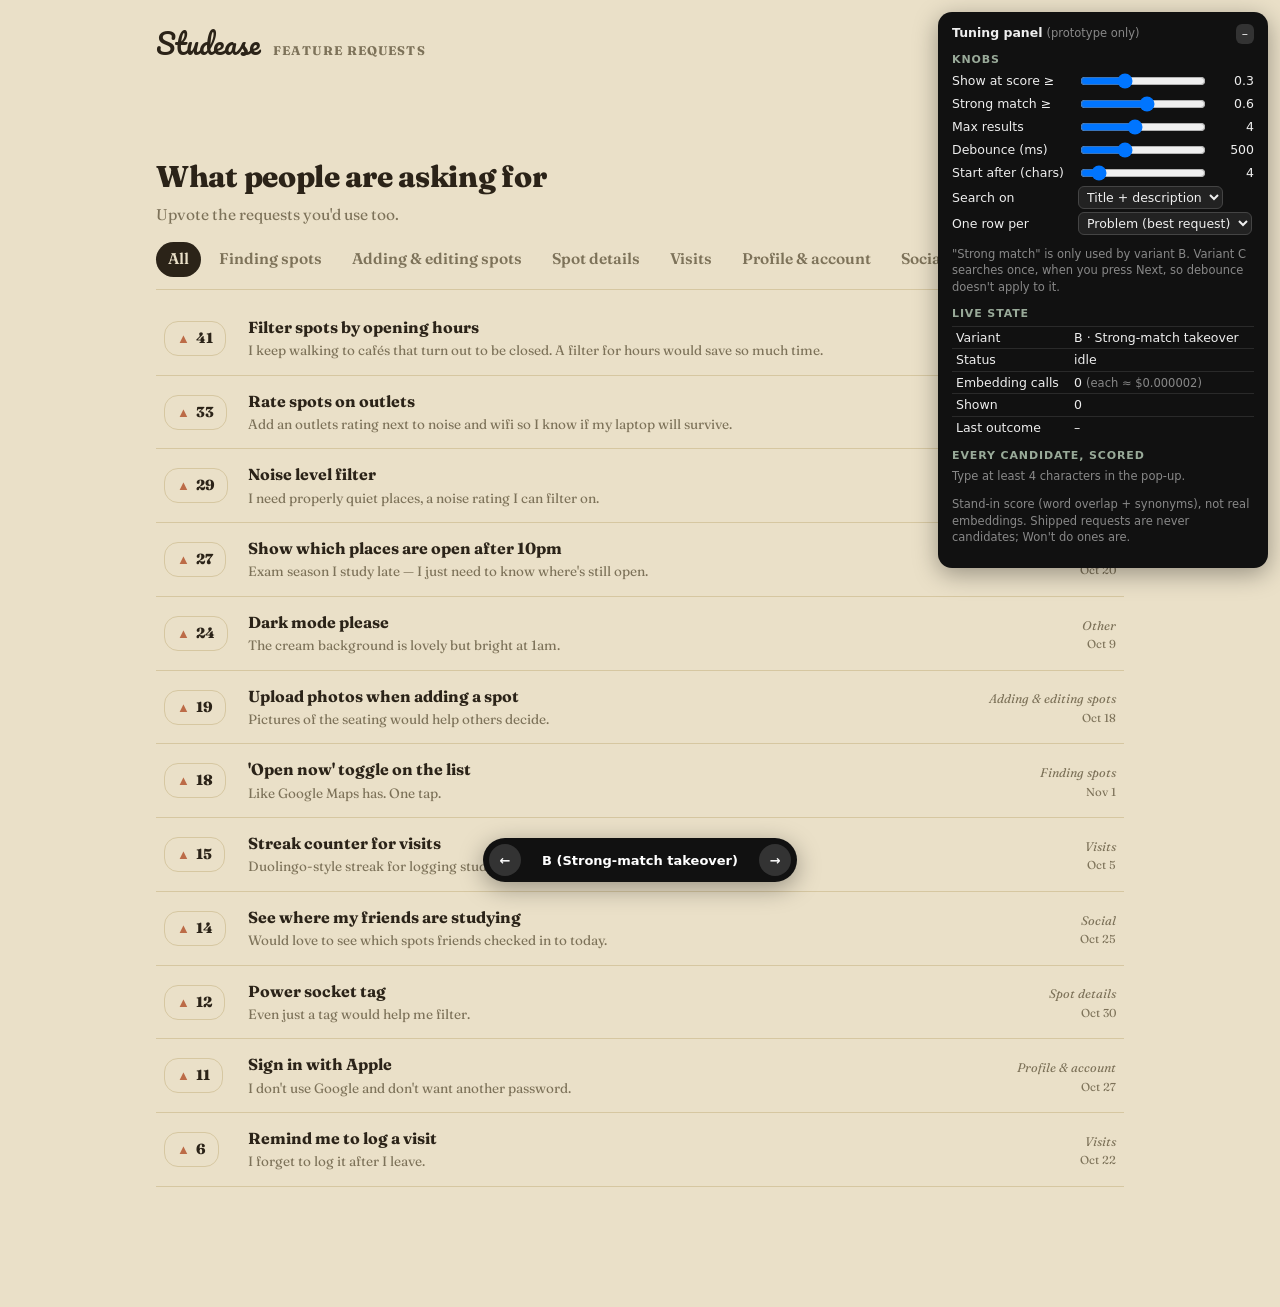
<file: prototypes/suggest-as-you-type/index.html>
<!doctype html>
<!--
  PROTOTYPE — THROWAWAY. Wayfinder ticket "Prototype the suggest-as-you-type flow".
  Question: how does the similar-requests list behave while a Requester types (similarity threshold,
  number of results, debounce timing) and how does it steer them to upvote instead of submitting?
  Plan: design D's "Request a feature" pop-up, with three structurally different ways of steering,
  switchable via ?variant=A|B|C, plus a dark tuning panel (not part of the design) for the numbers.
  Verdict: B (Strong-match takeover); defaults max 4, 500ms, 4 chars, title + description, one row per Problem.
  Run: python3 -m http.server 8124 -d prototypes/suggest-as-you-type  →  http://localhost:8124/?variant=A
  SIMILARITY IS A STAND-IN: a word-overlap score with a small synonym list, not text-embedding-3-small.
  Real embedding scores sit on a different scale, so the threshold *number* must be re-tuned on real
  embeddings at build time; this prototype settles the behaviour around it.
  Seed data is synthetic and in memory.
-->
<html lang="en">
<head>
<meta charset="utf-8">
<meta name="viewport" content="width=device-width, initial-scale=1">
<title>Suggest-as-you-type Prototype</title>
<link rel="preconnect" href="https://fonts.googleapis.com">
<link href="https://fonts.googleapis.com/css2?family=Fraunces:ital,opsz,wght@0,9..144,300..900;1,9..144,300..900&family=Pacifico&display=swap" rel="stylesheet">
<style>
:root{
  --bg:#EAE0C8; --field:#DED1AC; --ink:#2B2318; --muted:#7D7259; --line:#D6C7A1;
  --terracotta:#BC6B47; --slate:#708090; --sage:#838C67; --focus:#D97A4E; --error:#9B4A2C;
  --sm:12px; --md:16px; --lg:24px; --xl:40px;
  --micro:120ms; --short:220ms; --long:420ms; --ease-out:cubic-bezier(.16,1,.3,1);
}
*{box-sizing:border-box}
html,body{margin:0}
body{background:var(--bg);color:var(--ink);font-family:"Fraunces",Georgia,serif;font-size:15.5px;line-height:1.45;-webkit-font-smoothing:antialiased;padding-bottom:96px}
h1,h2,h3{margin:0;font-weight:800;letter-spacing:-.01em}
button,input,select,textarea{font:inherit;color:inherit}
:focus-visible{outline:2px solid var(--focus);outline-offset:2px}
.wordmark{font-family:"Pacifico",cursive;font-size:28px;line-height:1}
.muted{color:var(--muted)}
.label{font-size:12.5px;font-weight:700;letter-spacing:1.1px;text-transform:uppercase;color:var(--muted)}
.caption{font-size:11.5px;color:var(--muted)}
.cat{font-size:12.5px;color:var(--muted);font-style:italic}
.sketch{display:block;background:var(--ink);-webkit-mask:var(--src) center/contain no-repeat;mask:var(--src) center/contain no-repeat}
.sk-books{--src:url(illustrations/coffeeOnBooks.png)} .sk-cup{--src:url(illustrations/coffeeWithSteam.png)}
.btn{border:0;border-radius:999px;padding:10px 18px;font-weight:700;cursor:pointer;background:var(--terracotta);color:#FBF5E8;transition:transform var(--micro) var(--ease-out)}
.btn:active{transform:scale(.98)}
.btn.ghost{background:transparent;color:var(--ink);border:1.5px solid var(--ink)}
.btn.quiet{background:transparent;color:var(--muted);padding:10px 4px;text-decoration:underline;text-underline-offset:3px}
.btn.sm{padding:6px 14px;font-size:14px}
.up{display:flex;align-items:center;gap:6px;padding:6px 12px;border-radius:14px;border:1.5px solid var(--line);background:var(--bg);cursor:pointer}
.up:hover{border-color:var(--terracotta)}
.up .arrow{font-size:13px;color:var(--terracotta)} .up .n{font-weight:800;font-size:14.5px}
.up[aria-pressed=true]{background:var(--terracotta);border-color:var(--terracotta);color:#FBF5E8;cursor:default}
.up[aria-pressed=true] .arrow{color:#FBF5E8}
.tabs{display:flex;gap:6px;flex-wrap:wrap}
.tab{border:0;background:transparent;padding:6px 12px;border-radius:999px;color:var(--muted);font-weight:600}
.tab[aria-selected=true]{background:var(--ink);color:var(--bg)}
.field{display:flex;flex-direction:column;gap:6px}
.field input,.field select,.field textarea{background:var(--bg);border:1.5px solid transparent;border-radius:12px;padding:10px 12px;outline:none}
.field input:focus,.field select:focus,.field textarea:focus{border-color:var(--ink)}
.field textarea{min-height:90px;resize:vertical}
.toast{position:fixed;left:50%;top:var(--lg);transform:translate(-50%,-20px);opacity:0;background:var(--ink);color:var(--bg);padding:10px 18px;border-radius:999px;font-weight:600;transition:all var(--short) var(--ease-out);z-index:40;pointer-events:none;max-width:90vw;text-align:center}
.toast.show{opacity:1;transform:translate(-50%,0)}

/* board (design D, read-only backdrop) */
.D{max-width:1000px;margin:0 auto;padding:var(--lg) var(--md)}
.D header{display:flex;justify-content:space-between;align-items:center;margin-bottom:var(--xl)}
.D header .left{display:flex;align-items:baseline;gap:12px}
.D .intro{display:flex;justify-content:space-between;align-items:end;margin-bottom:var(--md)}
.D .intro h1{font-size:30px}
.D .intro .sketch{width:96px;height:120px}
.D .tabs.cats{margin-bottom:var(--sm);padding-bottom:var(--sm);border-bottom:1px solid var(--line)}
.D table{width:100%;border-collapse:collapse}
.D td{padding:14px 8px;border-bottom:1px solid var(--line);vertical-align:middle}
.D td.t{font-weight:700;font-size:16px} .D td.t .caption{display:block;font-weight:400;font-size:13.5px;margin-top:2px}
.D td.c{text-align:right;white-space:nowrap}
.scrim{position:fixed;inset:0;background:color-mix(in srgb,var(--ink) 35%,transparent);z-index:20}
.modal{position:fixed;left:50%;top:50%;transform:translate(-50%,-50%);width:min(620px,calc(100% - 32px));max-height:calc(100vh - 48px);overflow:auto;background:var(--field);border-radius:20px;padding:var(--lg);display:grid;gap:var(--md);z-index:21}
.modal .row{display:grid;grid-template-columns:1fr 1fr;gap:var(--md)}
.modal .top{display:flex;justify-content:space-between;align-items:center}
.modal .x{border:0;background:none;font-size:22px;cursor:pointer;color:var(--muted)}
.actions{display:flex;gap:10px;align-items:center;flex-wrap:wrap}
@media (max-width:640px){.D .intro .sketch,.D td.c{display:none}.modal .row{grid-template-columns:1fr}}

/* suggestion slot, shared atoms */
.slot{min-height:0}
.searching{font-size:13px;color:var(--muted);font-style:italic;padding:2px 0}
.match{display:grid;grid-template-columns:auto 1fr;gap:var(--sm);align-items:center;padding:10px 0;border-top:1px solid var(--line)}
.match h4{margin:0;font-size:15px;font-weight:700} .match p{margin:2px 0 0;font-size:13px;color:var(--muted)}
.fadein{animation:fi var(--short) var(--ease-out) both} @keyframes fi{from{opacity:0;transform:translateY(4px)}}

/* A: quiet list under the description */
.A-list{background:var(--bg);border-radius:14px;padding:10px 14px 4px}
.A-list .match:first-of-type{border-top:0}

/* B: strong-match banner that takes over the primary action */
.B-banner{background:var(--ink);color:var(--bg);border-radius:16px;padding:var(--md);display:grid;gap:10px}
.B-banner .label{color:color-mix(in srgb,var(--bg) 70%,transparent)}
.B-banner h4{margin:0;font-size:17px} .B-banner p{margin:0;font-size:13.5px;opacity:.8}
.B-banner .btn.ghost{color:var(--bg);border-color:var(--bg)}
.B-more{font-size:13px}
.B-more .match{border-top:1px dashed var(--line)}

/* C: two-step gate */
.steps{display:flex;gap:6px} .steps span{font-size:12px;padding:3px 10px;border-radius:999px;background:var(--bg);color:var(--muted)} .steps span.on{background:var(--ink);color:var(--bg);font-weight:700}
.C-card{background:var(--bg);border-radius:16px;padding:var(--md);display:grid;grid-template-columns:auto 1fr auto;gap:var(--md);align-items:center}
.C-card h4{margin:0;font-size:16px} .C-card p{margin:2px 0 0;font-size:13.5px;color:var(--muted)}

/* ---------- Prototype chrome (not part of the design) ---------- */
#panel{position:fixed;right:12px;top:12px;width:330px;max-height:calc(100vh - 100px);overflow:auto;background:#111;color:#eee;border-radius:14px;padding:12px 14px;font:12.5px/1.4 system-ui,sans-serif;z-index:90;box-shadow:0 6px 24px rgba(0,0,0,.35)}
#panel h5{margin:10px 0 4px;font-size:11px;text-transform:uppercase;letter-spacing:.08em;color:#9a9}
#panel label{display:grid;grid-template-columns:120px 1fr 44px;gap:6px;align-items:center;margin:3px 0}
#panel input[type=range]{width:100%}
#panel select{background:#222;color:#eee;border:1px solid #444;border-radius:6px;padding:2px 4px;font:inherit}
#panel .b{text-align:right;font-variant-numeric:tabular-nums}
#panel table{width:100%;border-collapse:collapse;font-variant-numeric:tabular-nums}
#panel td{padding:2px 4px;border-top:1px solid #2a2a2a;vertical-align:top}
#panel tr.on td{color:#9f9} #panel tr.strong td{color:#ffcf70} #panel tr.off td{color:#777}
#panel .hint{color:#888;font-size:11.5px}
#panel .collapse{float:right;background:#333;border:0;color:#eee;border-radius:6px;cursor:pointer}
#panel.min .body{display:none}
#switcher{position:fixed;left:50%;bottom:18px;transform:translateX(-50%);display:flex;align-items:center;gap:4px;background:#111;color:#fff;border-radius:999px;padding:6px;font:600 13px/1 system-ui,sans-serif;box-shadow:0 6px 24px rgba(0,0,0,.35);z-index:100}
#switcher button{background:#333;color:#fff;border:0;border-radius:999px;width:32px;height:32px;cursor:pointer}
#switcher span{padding:0 12px;min-width:230px;text-align:center}
@media (max-width:1100px){#panel{top:auto;bottom:70px;max-height:40vh}}
</style>
</head>
<body>
<div id="app"></div>
<div class="toast" id="toast" role="status"></div>
<aside id="panel" aria-label="Prototype tuning panel">
  <button class="collapse" id="collapse">–</button><b>Tuning panel</b> <span class="hint">(prototype only)</span>
  <div class="body">
    <h5>Knobs</h5>
    <label>Show at score ≥<input type="range" id="k-threshold" min="0.05" max="0.8" step="0.01"><span class="b" id="v-threshold"></span></label>
    <label>Strong match ≥<input type="range" id="k-strong" min="0.2" max="0.95" step="0.01"><span class="b" id="v-strong"></span></label>
    <label>Max results<input type="range" id="k-max" min="1" max="8" step="1"><span class="b" id="v-max"></span></label>
    <label>Debounce (ms)<input type="range" id="k-debounce" min="0" max="1500" step="50"><span class="b" id="v-debounce"></span></label>
    <label>Start after (chars)<input type="range" id="k-minchars" min="1" max="30" step="1"><span class="b" id="v-minchars"></span></label>
    <label>Search on<select id="k-source"><option value="title">Title only</option><option value="both">Title + description</option></select><span></span></label>
    <label>One row per<select id="k-group"><option value="problem">Problem (best request)</option><option value="request">Feature Request</option></select><span></span></label>
    <p class="hint">"Strong match" is only used by variant B. Variant C searches once, when you press Next, so debounce doesn't apply to it.</p>
    <h5>Live state</h5>
    <div id="live"></div>
    <h5>Every candidate, scored</h5>
    <div id="scores"></div>
    <p class="hint">Stand-in score (word overlap + synonyms), not real embeddings. Shipped requests are never candidates; Won't do ones are.</p>
  </div>
</aside>
<div id="switcher" aria-label="Prototype variant switcher">
  <button id="prev" aria-label="Previous variant">←</button><span id="vlabel"></span><button id="next" aria-label="Next variant">→</button>
</div>

<script>
// ================= Pure logic (liftable) =================
const STOP = new Set("a an the to of for and or in on at is it i my me we you be can could would should please want need like just so with when where that this there from by as are was do does dont don't not no more some any get have has let make able see spot spots place places app study".split(" "));
const SYN = {outlet:"power",outlets:"power",socket:"power",sockets:"power",plug:"power",charge:"power",charging:"power",charger:"power",laptop:"power",
  open:"hours",opening:"hours",closed:"hours",close:"hours",closing:"hours",late:"hours",night:"hours","10pm":"hours",time:"hours",
  send:"share",link:"share",invite:"share",friend:"share",friends:"share",group:"share",
  photo:"photo",photos:"photo",picture:"photo",pictures:"photo",image:"photo",images:"photo",pic:"photo",pics:"photo",
  streak:"streak",streaks:"streak",reward:"streak",badge:"streak",badges:"streak",
  remind:"remind",reminder:"remind",notification:"remind",notify:"remind",forget:"remind",
  dark:"dark",theme:"dark",bright:"dark",
  login:"signin",signin:"signin",sign:"signin",apple:"apple",password:"signin",
  quiet:"noise",noise:"noise",noisy:"noise",loud:"noise",
  filter:"filter",filters:"filter",toggle:"filter",sort:"filter"};
function terms(text){
  return text.toLowerCase().replace(/[^a-z0-9' ]/g," ").split(/\s+/).map(w=>w.replace(/^'+|'+$/g,""))
    .filter(w=>w&&!STOP.has(w)).map(w=>SYN[w]||w.replace(/(ing|ed|es|s)$/,"")).filter(w=>w.length>1);
}
function vec(text,weight=1,into={}){ for(const t of terms(text)) into[t]=(into[t]||0)+weight; return into; }
function cosine(a,b){ let dot=0,na=0,nb=0; for(const k in a){na+=a[k]*a[k]; if(b[k])dot+=a[k]*b[k];} for(const k in b)nb+=b[k]*b[k]; return na&&nb?dot/Math.sqrt(na*nb):0; }
// Score every eligible Feature Request against what the Requester has typed.
function scoreAll(query, requests, problems){
  const q = vec(query);
  return requests
    .filter(r=>problems[r.problem].status!=="Shipped")
    .map(r=>({r, score: cosine(q, vec(r.title,2,vec(r.body)))}))
    .sort((a,b)=>b.score-a.score);
}
// Decide what the Requester sees from the scored list.
function pick(scored, {threshold, max, group}){
  let shown = scored.filter(s=>s.score>=threshold);
  if(group==="problem"){ const seen=new Set(); shown = shown.filter(s=>!seen.has(s.r.problem)&&seen.add(s.r.problem)); }
  return shown.slice(0,max);
}

// ================= Synthetic seed data =================
const CATEGORIES = ["Finding spots","Adding & editing spots","Spot details","Visits","Profile & account","Social","Other"];
const problems = {
  p1:{category:"Finding spots",status:"In progress"}, p2:{category:"Spot details",status:"Planned"},
  p3:{category:"Social",status:"Shipped"}, p4:{category:"Visits",status:"Under review"},
  p5:{category:"Adding & editing spots",status:"New"}, p6:{category:"Other",status:"New"},
  p7:{category:"Profile & account",status:"Won't do"}, p8:{category:"Spot details",status:"New"},
  p9:{category:"Social",status:"New"},
};
const requests = [
  {id:"r1",problem:"p1",title:"Filter spots by opening hours",body:"I keep walking to cafés that turn out to be closed. A filter for hours would save so much time.",upvotes:41,date:"Oct 12"},
  {id:"r2",problem:"p1",title:"Show which places are open after 10pm",body:"Exam season I study late — I just need to know where's still open.",upvotes:27,date:"Oct 20"},
  {id:"r3",problem:"p1",title:"'Open now' toggle on the list",body:"Like Google Maps has. One tap.",upvotes:18,date:"Nov 1"},
  {id:"r4",problem:"p2",title:"Rate spots on outlets",body:"Add an outlets rating next to noise and wifi so I know if my laptop will survive.",upvotes:33,date:"Sep 28"},
  {id:"r5",problem:"p2",title:"Power socket tag",body:"Even just a tag would help me filter.",upvotes:12,date:"Oct 30"},
  {id:"r6",problem:"p3",title:"Send a spot as a link",body:"I want to text my study group where we're meeting.",upvotes:22,date:"Aug 14"},
  {id:"r8",problem:"p4",title:"Streak counter for visits",body:"Duolingo-style streak for logging study visits.",upvotes:15,date:"Oct 5"},
  {id:"r9",problem:"p4",title:"Remind me to log a visit",body:"I forget to log it after I leave.",upvotes:6,date:"Oct 22"},
  {id:"r10",problem:"p5",title:"Upload photos when adding a spot",body:"Pictures of the seating would help others decide.",upvotes:19,date:"Oct 18"},
  {id:"r11",problem:"p6",title:"Dark mode please",body:"The cream background is lovely but bright at 1am.",upvotes:24,date:"Oct 9"},
  {id:"r12",problem:"p7",title:"Sign in with Apple",body:"I don't use Google and don't want another password.",upvotes:11,date:"Oct 27"},
  {id:"r13",problem:"p8",title:"Noise level filter",body:"I need properly quiet places, a noise rating I can filter on.",upvotes:29,date:"Oct 3"},
  {id:"r14",problem:"p9",title:"See where my friends are studying",body:"Would love to see which spots friends checked in to today.",upvotes:14,date:"Oct 25"},
];
const upvoted = new Set();

// ================= Page shell =================
const $=(s,r=document)=>r.querySelector(s);
const esc=s=>String(s).replace(/[&<>"']/g,c=>({"&":"&amp;","<":"&lt;",">":"&gt;",'"':"&quot;","'":"&#39;"}[c]));
const upBtn=r=>`<button type="button" class="up" data-up="${r.id}" aria-pressed="${upvoted.has(r.id)}" aria-label="Upvote ${esc(r.title)}"><span class="arrow">▲</span><span class="n">${r.upvotes}</span></button>`;
const catSelect=()=>`<select required><option value="" selected disabled>Choose the part of the app…</option>${CATEGORIES.map(c=>`<option>${esc(c)}</option>`).join("")}</select>`;
function toast(m){const t=$("#toast");t.textContent=m;t.classList.add("show");clearTimeout(t._h);t._h=setTimeout(()=>t.classList.remove("show"),2600)}

const K = {threshold:0.30, strong:0.60, max:4, debounce:500, minchars:4, source:"both", group:"problem"};
const S = {open:false, step:1, typed:"", pending:false, calls:0, lastQuery:"", shown:[], scored:[], dismissed:false, outcome:null, timer:null};

function board(){
  const rs = requests.filter(r=>problems[r.problem].status!=="Shipped").sort((a,b)=>b.upvotes-a.upvotes);
  return `<div class="D"><header><div class="left"><span class="wordmark">Studease</span><span class="label">Feature requests</span></div><button class="btn" data-open>+ Request a feature</button></header>
  <section class="intro"><div><h1>What people are asking for</h1><p class="muted" style="margin:6px 0 0">Upvote the requests you'd use too.</p></div><span class="sketch sk-books" aria-hidden="true"></span></section>
  <div class="tabs cats">${["All",...CATEGORIES].map((c,i)=>`<span class="tab" aria-selected="${i===0}">${esc(c)}</span>`).join("")}</div>
  <table><tbody>${rs.map(r=>`<tr><td style="width:84px">${upBtn(r)}</td><td class="t">${esc(r.title)}<span class="caption">${esc(r.body)}</span></td><td class="c"><span class="cat">${esc(problems[r.problem].category)}</span><span class="caption" style="display:block">${esc(r.date)}</span></td></tr>`).join("")}</tbody></table></div>`;
}
const titleField=()=>`<label class="field"><span class="label">Title</span><input id="f-title" required placeholder="e.g. Filter spots by opening hours"></label>`;
const descField=()=>`<label class="field"><span class="label">What do you need, and why?</span><textarea id="f-desc" required></textarea></label>`;
const restFields=()=>`<div class="row"><label class="field"><span class="label">Part of the app</span>${catSelect()}</label><label class="field"><span class="label">Your email</span><input type="email" required placeholder="So we can update you"></label></div>`;

// ---- Variant A: Quiet list. Matches sit in the form's slot; Send stays primary. ----
const A = {
  name:"Quiet list",
  form:()=>`${titleField()}${descField()}<div class="slot" id="slot"></div>${restFields()}<div class="actions"><button class="btn">Send request</button></div>`,
  slot(){
    if(S.pending && !S.shown.length) return `<div class="searching">Looking for similar requests…</div>`;
    if(!S.shown.length) return "";
    return `<div class="A-list fadein"><span class="label">Already asked? Upvote it instead</span>${S.shown.map(s=>`<div class="match">${upBtn(s.r)}<div><h4>${esc(s.r.title)}</h4><p>${esc(s.r.body)}</p></div></div>`).join("")}</div>`;
  },
};
// ---- Variant B: Strong-match takeover. A near-duplicate swaps the primary action to Upvote. ----
const B = {
  name:"Strong-match takeover",
  form:()=>`${titleField()}${descField()}<div class="slot" id="slot"></div>${restFields()}<div class="actions" id="b-actions"></div>`,
  slot(){
    const top = S.shown[0], strong = top && top.score>=K.strong && !S.dismissed;
    const actions = strong
      ? `<button class="btn ghost" type="submit">Send mine anyway</button>`
      : `<button class="btn">Send request</button>`;
    queueMicrotask(()=>{const a=$("#b-actions"); if(a) a.innerHTML=actions;});
    if(S.pending && !S.shown.length) return `<div class="searching">Looking for similar requests…</div>`;
    if(!S.shown.length) return "";
    if(strong){
      const rest=S.shown.slice(1);
      return `<div class="B-banner fadein"><span class="label">Someone already asked for this</span><div><h4>${esc(top.r.title)}</h4><p>${esc(top.r.body)} · ${top.r.upvotes} upvotes</p></div>
        <div class="actions"><button type="button" class="btn" data-up="${top.r.id}">▲ Upvote this instead</button><button type="button" class="btn ghost sm" data-dismiss>Mine's different</button></div></div>
        ${rest.length?`<div class="B-more"><span class="caption">Also similar</span>${rest.map(s=>`<div class="match">${upBtn(s.r)}<div><h4>${esc(s.r.title)}</h4></div></div>`).join("")}</div>`:""}`;
    }
    return `<div class="B-more fadein"><span class="caption">Similar requests</span>${S.shown.map(s=>`<div class="match">${upBtn(s.r)}<div><h4>${esc(s.r.title)}</h4><p>${esc(s.r.body)}</p></div></div>`).join("")}</div>`;
  },
};
// ---- Variant C: Check first. Title (+description) first, matches on their own step, then the rest. ----
const C = {
  name:"Check first (two steps)",
  form(){
    const steps=`<div class="steps"><span class="${S.step===1?"on":""}">1 · Describe it</span><span class="${S.step===2?"on":""}">2 · Already asked?</span><span class="${S.step===3?"on":""}">3 · Send</span></div>`;
    if(S.step===1) return `${steps}${titleField()}${descField()}<div class="actions"><button type="button" class="btn" data-next>Next</button></div>`;
    if(S.step===2) return `${steps}<div class="slot" id="slot"></div>`;
    return `${steps}<p class="muted" style="margin:0">“${esc(S.typed.split("\n")[0])}”</p>${restFields()}<div class="actions"><button class="btn">Send request</button></div>`;
  },
  slot(){
    if(S.pending) return `<div class="searching">Looking for similar requests…</div>`;
    if(!S.shown.length){ queueMicrotask(()=>{S.step=3; render();}); return ""; } // nothing similar: skip straight to step 3
    return `<h3 style="font-size:19px">Is it one of these?</h3><p class="muted" style="margin:-8px 0 0;font-size:14px">If so, upvote it. It counts the same and you'll be grouped with everyone who asked.</p>
      ${S.shown.map(s=>`<div class="C-card fadein"><div><h4>${esc(s.r.title)}</h4><p>${esc(s.r.body)}</p></div><span class="caption">${s.r.upvotes} upvotes</span><button type="button" class="btn sm" data-up="${s.r.id}">▲ Upvote</button></div>`).join("")}
      <div class="actions"><button type="button" class="btn ghost" data-next>None of these, continue</button><button type="button" class="btn quiet" data-back>Back</button></div>`;
  },
};

const VARIANTS={A,B,C}; const keys=Object.keys(VARIANTS);
let v=new URLSearchParams(location.search).get("variant"); if(!VARIANTS[v]) v="B";

function modal(){ return S.open?`<div class="scrim" data-close></div><form class="modal" data-submit role="dialog" aria-label="Request a feature"><div class="top"><h2 style="font-size:23px">Request a feature</h2><button type="button" class="x" data-close aria-label="Close">×</button></div>${VARIANTS[v].form()}</form>`:""; }
function render(){
  const keep = {t:$("#f-title")?.value, d:$("#f-desc")?.value};
  $("#app").innerHTML = board()+modal();
  if($("#f-title")){ $("#f-title").value=keep.t||S.vt||""; $("#f-desc").value=keep.d||S.vd||""; }
  renderSlot(); renderPanel();
  $("#vlabel").textContent=`${v} (${VARIANTS[v].name})`;
}
function renderSlot(){ const s=$("#slot"); if(s) s.innerHTML=VARIANTS[v].slot(); renderPanel(); }

// ---- search pipeline: debounce → "embedding call" → pick ----
function queryText(){ const t=$("#f-title")?.value??S.vt??"", d=$("#f-desc")?.value??S.vd??""; return K.source==="title"?t:`${t}\n${d}`; }
function onTyping(){
  S.typed = queryText(); S.dismissed=false;
  clearTimeout(S.timer);
  if(S.typed.replace(/\s/g,"").length < K.minchars){ S.pending=false; S.shown=[]; S.scored=[]; renderSlot(); return; }
  S.pending=true; renderSlot();
  S.timer=setTimeout(runSearch, K.debounce);
}
function runSearch(){
  S.calls++; S.lastQuery=S.typed; const q=S.typed;
  setTimeout(()=>{ // simulated round trip to the embeddings endpoint
    if(q!==S.typed) return; // stale
    S.scored=scoreAll(q,requests,problems); S.shown=pick(S.scored,K); S.pending=false; renderSlot();
  },150);
}
function rescore(){ if(S.lastQuery){ S.scored=scoreAll(S.lastQuery,requests,problems); S.shown=pick(S.scored,K);} renderSlot(); }

function renderPanel(){
  for(const k of ["threshold","strong","max","debounce","minchars"]){ $("#k-"+k).value=K[k]; $("#v-"+k).textContent=K[k]; }
  $("#k-source").value=K.source; $("#k-group").value=K.group;
  const shownIds=new Set(S.shown.map(s=>s.r.id));
  $("#live").innerHTML=`<table>
    <tr><td>Variant</td><td>${v} · ${VARIANTS[v].name}</td></tr>
    <tr><td>Status</td><td>${S.pending?"waiting (debounce / call)":S.lastQuery?"results in":"idle"}</td></tr>
    <tr><td>Embedding calls</td><td>${S.calls} <span class="hint">(each ≈ $0.000002)</span></td></tr>
    <tr><td>Shown</td><td>${S.shown.length}</td></tr>
    <tr><td>Last outcome</td><td>${S.outcome||"–"}</td></tr></table>`;
  $("#scores").innerHTML = S.scored.length?`<table>${S.scored.map(s=>{const cls=shownIds.has(s.r.id)?(s===S.shown[0]&&s.score>=K.strong&&v==="B"?"strong":"on"):"off";return `<tr class="${cls}"><td>${s.score.toFixed(2)}</td><td>${esc(s.r.title)}<br><span class="hint">${s.r.problem} · ${problems[s.r.problem].status}</span></td></tr>`}).join("")}</table>`:`<span class="hint">Type at least ${K.minchars} characters in the pop-up.</span>`;
}

// ---- wiring ----
function resetForm(){ Object.assign(S,{step:1,typed:"",pending:false,lastQuery:"",shown:[],scored:[],dismissed:false,vt:"",vd:""}); clearTimeout(S.timer); }
function go(d){ v=keys[(keys.indexOf(v)+d+keys.length)%keys.length]; history.replaceState(null,"",`?variant=${v}`); resetForm(); render(); }
$("#prev").onclick=()=>go(-1); $("#next").onclick=()=>go(1);
$("#collapse").onclick=()=>$("#panel").classList.toggle("min");
addEventListener("keydown",e=>{ if(e.target.closest("input,textarea,select,[contenteditable]"))return; if(e.key==="ArrowLeft")go(-1); if(e.key==="ArrowRight")go(1); if(e.key==="Escape"&&S.open){S.open=false;render();} });
document.addEventListener("input",e=>{
  if(e.target.closest("#panel")){ const id=e.target.id.slice(2); K[id]=e.target.type==="range"?+e.target.value:e.target.value; if(id==="minchars"||id==="source") onTyping(); else rescore(); return; }
  if(e.target.id==="f-title"||e.target.id==="f-desc"){ S.vt=$("#f-title").value; S.vd=$("#f-desc").value; if(v!=="C") onTyping(); }
});
document.addEventListener("click",e=>{
  const t=e.target.closest("[data-up],[data-open],[data-close],[data-dismiss],[data-next],[data-back]"); if(!t)return;
  if(t.dataset.up){ const id=t.dataset.up; if(upvoted.has(id))return; upvoted.add(id); const r=requests.find(x=>x.id===id); r.upvotes++;
    if(S.open){ S.outcome=`upvoted “${r.title}” instead of sending`; S.open=false; resetForm(); render(); toast(`Upvoted “${r.title}”. Thanks, no need to send a new one.`); }
    else render(); return; }
  if("open" in t.dataset){ S.open=true; resetForm(); render(); $("#f-title")?.focus(); }
  if("close" in t.dataset){ S.open=false; S.outcome="closed the pop-up"; resetForm(); render(); }
  if("dismiss" in t.dataset){ S.dismissed=true; S.outcome="said “mine's different”"; renderSlot(); }
  if("next" in t.dataset){ if(S.step===1){ if(!$("#f-title").value.trim())return toast("Add a title first"); S.typed=queryText(); S.step=2; S.pending=true; render(); runSearch(); } else { S.outcome="saw matches, continued anyway"; S.step=3; render(); } }
  if("back" in t.dataset){ S.step=1; render(); }
});
document.addEventListener("submit",e=>{ e.preventDefault(); S.outcome = S.shown.length?`sent a new request (${S.shown.length} matches were shown)`:"sent a new request (no matches)"; S.open=false; resetForm(); render(); toast("Thanks! We've got your request."); });
render();
</script>
</body>
</html>
</file>
